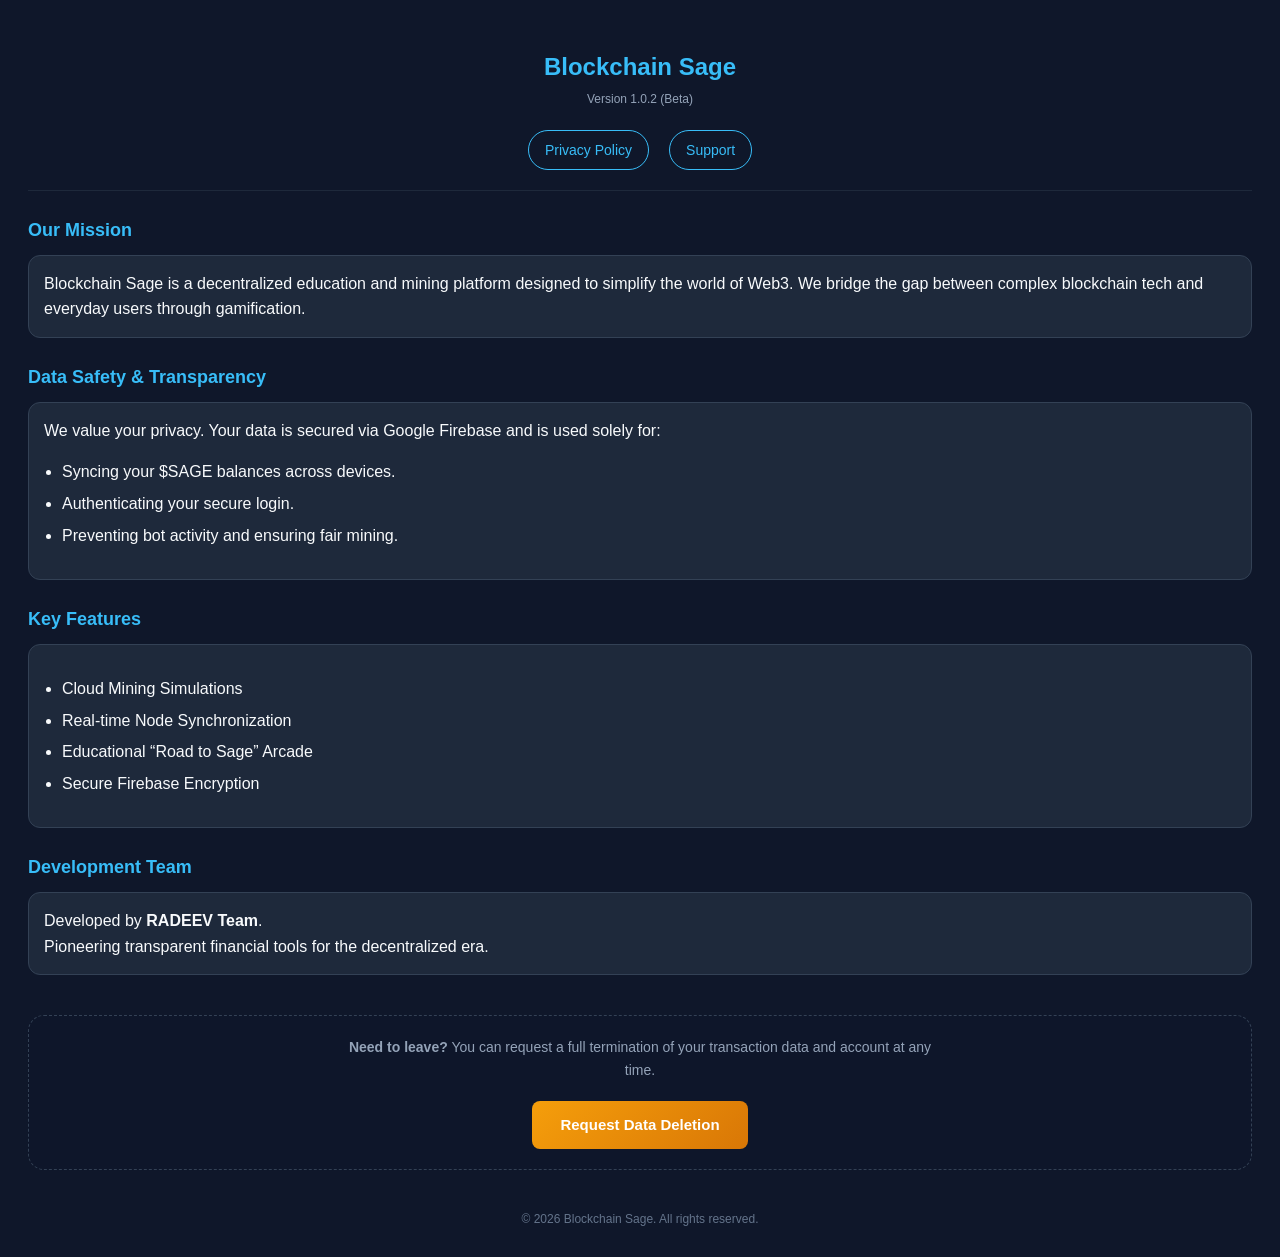
<file: about.html>
<!DOCTYPE html>
<html lang="en">
<head>
    <meta charset="UTF-8">
    <meta name="viewport" content="width=device-width, initial-scale=1.0">
    <title>Blockchain Sage | About</title>

    <style>
        body {
            font-family: 'Segoe UI', sans-serif;
            background-color: #0f172a;
            color: #f8fafc;
            padding: 20px;
            line-height: 1.6;
        }
        .header {
            text-align: center;
            padding: 20px 0;
            border-bottom: 1px solid #1e293b;
        }
        .logo {
            font-size: 24px;
            font-weight: bold;
            color: #38bdf8;
        }
        .version {
            font-size: 12px;
            color: #94a3b8;
            margin-top: 4px;
        }
        .section {
            margin-top: 25px;
        }
        h2 {
            color: #38bdf8;
            font-size: 18px;
            margin-bottom: 10px;
            display: flex;
            align-items: center;
        }
        .card {
            background: #1e293b;
            padding: 15px;
            border-radius: 12px;
            margin-bottom: 10px;
            border: 1px solid #334155;
        }
        ul {
            padding-left: 18px;
        }
        li {
            margin-bottom: 6px;
        }
        a {
            color: #38bdf8;
            text-decoration: none;
            font-weight: 500;
        }
        a:hover {
            text-decoration: underline;
        }
        /* New Privacy/Legal Styles */
        .legal-links {
            display: flex;
            justify-content: center;
            gap: 20px;
            margin-top: 20px;
        }
        .legal-btn {
            font-size: 14px;
            color: #38bdf8;
            border: 1px solid #38bdf8;
            padding: 8px 16px;
            border-radius: 20px;
            transition: 0.3s;
        }
        .legal-btn:hover {
            background: rgba(56, 189, 248, 0.1);
        }
        /* Enhanced Delete Section */
        .delete-section {
            text-align: center;
            margin: 40px 0;
            padding: 20px;
            background: rgba(15, 23, 42, 0.5);
            border-radius: 16px;
            border: 1px dashed #334155;
        }
        .delete-message {
            max-width: 600px;
            margin: 0 auto 20px auto;
            font-size: 14px;
            color: #94a3b8;
        }
        .delete-btn {
            display: inline-block;
            background: linear-gradient(135deg, #f59e0b, #d97706);
            color: #ffffff;
            padding: 12px 28px;
            font-size: 15px;
            font-weight: bold;
            text-decoration: none;
            border-radius: 8px;
            transition: all 0.3s ease;
        }
        .delete-btn:hover {
            transform: translateY(-1px);
            box-shadow: 0 5px 15px rgba(217, 119, 6, 0.3);
        }
        .footer {
            text-align: center;
            margin-top: 40px;
            font-size: 12px;
            color: #64748b;
        }
    </style>
</head>

<body>

    <div class="header">
        <div class="logo">Blockchain Sage</div>
        <div class="version">Version 1.0.2 (Beta)</div>
        
        <div class="legal-links">
            <a href="https://www.blockchain-sage.com/privacy" class="legal-btn">Privacy Policy</a>
            <a href="mailto:support@blockchain-sage.com" class="legal-btn">Support</a>
        </div>
    </div>

    <div class="section">
        <h2>Our Mission</h2>
        <div class="card">
            Blockchain Sage is a decentralized education and mining platform designed to simplify the world of Web3. 
            We bridge the gap between complex blockchain tech and everyday users through gamification.
        </div>
    </div>

    <div class="section">
        <h2>Data Safety & Transparency</h2>
        <div class="card">
            We value your privacy. Your data is secured via Google Firebase and is used solely for:
            <ul>
                <li>Syncing your $SAGE balances across devices.</li>
                <li>Authenticating your secure login.</li>
                <li>Preventing bot activity and ensuring fair mining.</li>
            </ul>
        </div>
    </div>

    <div class="section">
        <h2>Key Features</h2>
        <div class="card">
            <ul>
                <li>Cloud Mining Simulations</li>
                <li>Real-time Node Synchronization</li>
                <li>Educational “Road to Sage” Arcade</li>
                <li>Secure Firebase Encryption</li>
            </ul>
        </div>
    </div>

    <div class="section">
        <h2>Development Team</h2>
        <div class="card">
            Developed by <strong>RADEEV Team</strong>.<br>
            Pioneering transparent financial tools for the decentralized era.
        </div>
    </div>

    <div class="delete-section">
        <p class="delete-message">
            <strong>Need to leave?</strong> You can request a full termination of your transaction data and account at any time.
        </p>
        <a href="mailto:support@blockchain-sage.com?subject=Account%20Deletion%20Request&body=Please%20delete%20my%20Blockchain%20Sage%20account%20associated%20with%20this%20email."
           class="delete-btn">
            Request Data Deletion
        </a>
    </div>

    <div class="footer">
        &copy; 2026 Blockchain Sage. All rights reserved.
    </div>

</body>
</html>
</file>
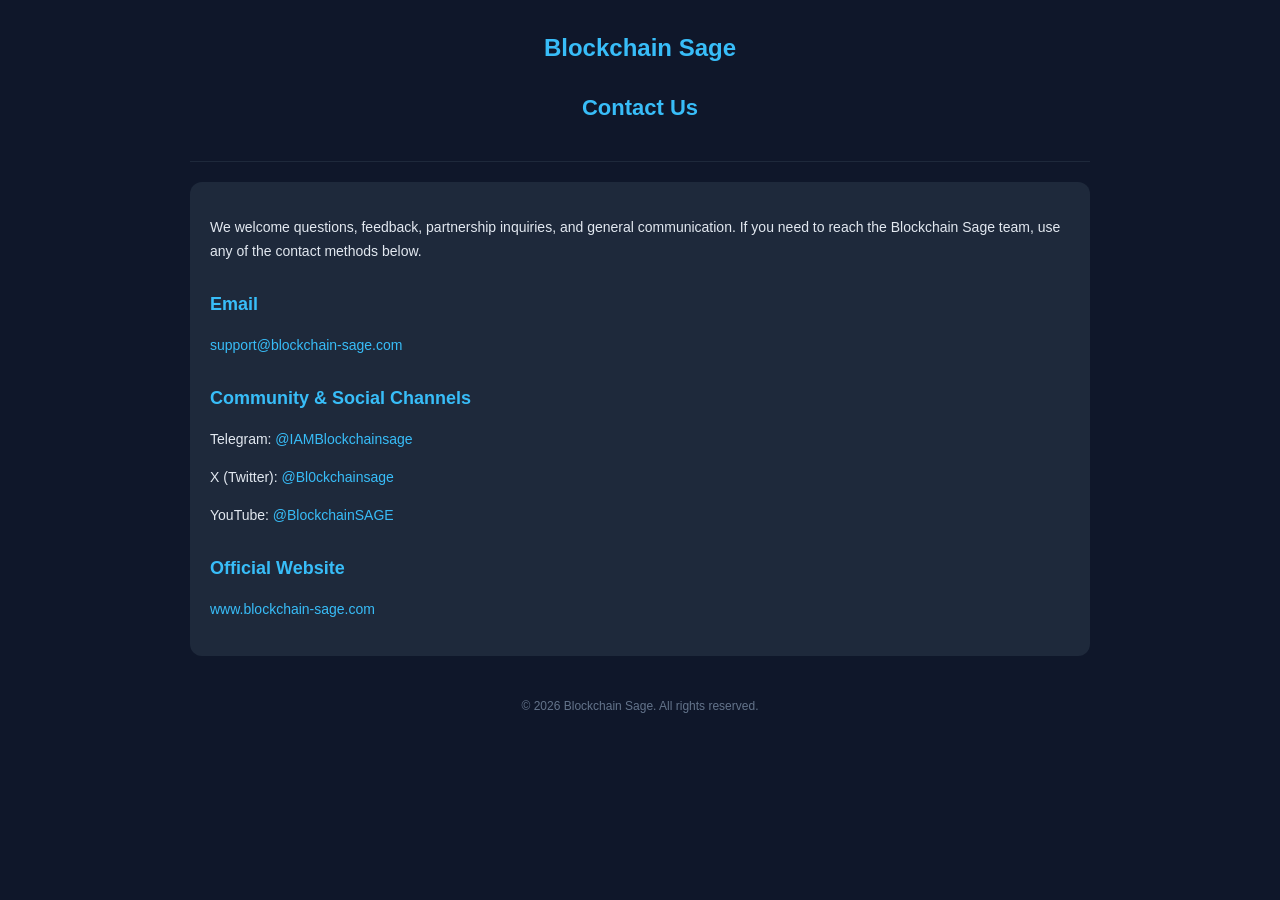
<file: contact.html>
<!DOCTYPE html>
<html lang="en">
<head>
    <meta charset="UTF-8">
    <meta name="viewport" content="width=device-width, initial-scale=1.0">
    <title>Contact Us | Blockchain Sage</title>

    <style>
        body {
            font-family: Arial, sans-serif;
            background: #0f172a;
            color: #f8fafc;
            padding: 20px;
            line-height: 1.7;
        }
        .container {
            max-width: 900px;
            margin: auto;
        }
        .header {
            text-align: center;
            padding-bottom: 20px;
            border-bottom: 1px solid #1e293b;
        }
        .logo {
            font-size: 24px;
            font-weight: bold;
            color: #38bdf8;
        }
        h1 {
            margin-top: 20px;
            font-size: 22px;
            color: #38bdf8;
        }
        h2 {
            margin-top: 25px;
            font-size: 18px;
            color: #38bdf8;
        }
        p {
            font-size: 14px;
            color: #e2e8f0;
        }
        a {
            color: #38bdf8;
            text-decoration: none;
        }
        a:hover {
            text-decoration: underline;
        }
        .card {
            background: #1e293b;
            padding: 20px;
            border-radius: 12px;
            margin-top: 20px;
        }
        .footer {
            margin-top: 40px;
            text-align: center;
            font-size: 12px;
            color: #64748b;
        }
    </style>
</head>

<body>
<div class="container">

    <div class="header">
        <div class="logo">Blockchain Sage</div>
        <h1>Contact Us</h1>
    </div>

    <div class="card">
        <p>
            We welcome questions, feedback, partnership inquiries, and general communication.
            If you need to reach the Blockchain Sage team, use any of the contact methods below.
        </p>

        <h2>Email</h2>
        <p>
            <a href="mailto:support@blockchain-sage.com">
                support@blockchain-sage.com
            </a>
        </p>

        <h2>Community & Social Channels</h2>
        <p>
            Telegram: 
            <a href="https://t.me/IAMBlockchainsage" target="_blank" rel="noopener noreferrer">
                @IAMBlockchainsage
            </a>
        </p>
        <p>
            X (Twitter): 
            <a href="https://x.com/Bl0ckchainsage" target="_blank" rel="noopener noreferrer">
                @Bl0ckchainsage
            </a>
        </p>
        <p>
            YouTube: 
            <a href="https://youtube.com/@BlockchainSAGE" target="_blank" rel="noopener noreferrer">
                @BlockchainSAGE
            </a>
        </p>

        <h2>Official Website</h2>
        <p>
            <a href="https://www.blockchain-sage.com" target="_blank" rel="noopener noreferrer">
                www.blockchain-sage.com
            </a>
        </p>
    </div>

    <div class="footer">
        &copy; 2026 Blockchain Sage. All rights reserved.
    </div>

</div>
</body>
</html>
</file>
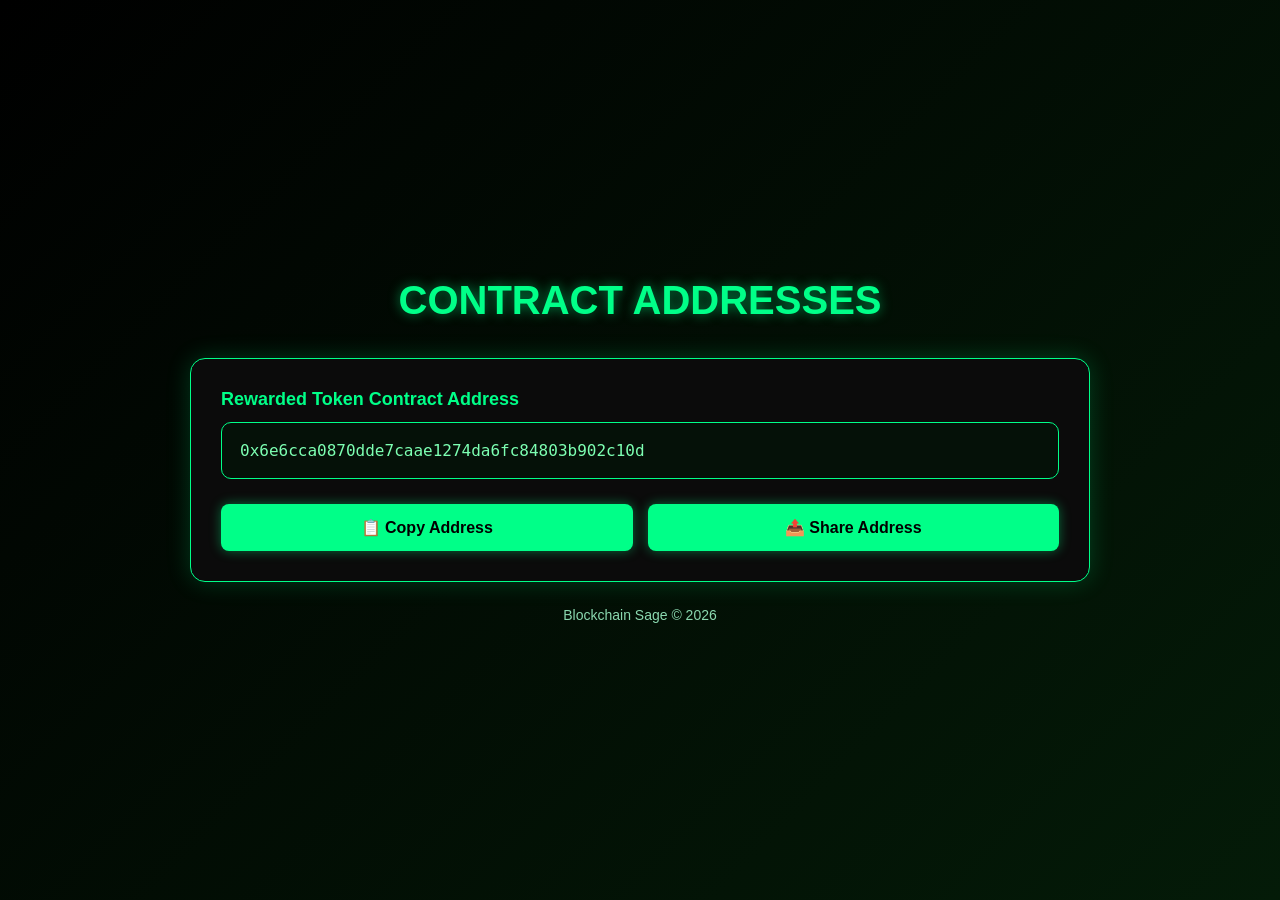
<file: contract-addresses.html>
<!DOCTYPE html>
<html lang="en">
<head>
    <meta charset="UTF-8">
    <meta name="viewport" content="width=device-width, initial-scale=1.0">
    <title>Contract Addresses | Blockchain Sage</title>

    <style>
        *{
            margin:0;
            padding:0;
            box-sizing:border-box;
            font-family:Arial, Helvetica, sans-serif;
        }

        body{
            background:linear-gradient(135deg,#000000,#041b08);
            color:#ffffff;
            min-height:100vh;
            display:flex;
            justify-content:center;
            align-items:center;
            padding:20px;
        }

        .container{
            width:100%;
            max-width:900px;
        }

        h1{
            text-align:center;
            color:#00ff88;
            margin-bottom:35px;
            font-size:2.5rem;
            text-shadow:0 0 12px rgba(0,255,136,.5);
        }

        .card{
            background:#0b0b0b;
            border:1px solid #00ff88;
            border-radius:15px;
            padding:30px;
            box-shadow:0 0 25px rgba(0,255,136,.2);
        }

        .label{
            color:#00ff88;
            font-size:18px;
            font-weight:bold;
            margin-bottom:12px;
        }

        .address{
            background:#051108;
            border:1px solid #00ff88;
            color:#7dffb2;
            padding:18px;
            border-radius:10px;
            font-family:Consolas, monospace;
            font-size:16px;
            word-break:break-all;
            margin-bottom:25px;
        }

        .button-group{
            display:flex;
            gap:15px;
            flex-wrap:wrap;
        }

        button{
            flex:1;
            min-width:180px;
            background:#00ff88;
            color:#000;
            border:none;
            padding:14px 24px;
            border-radius:8px;
            font-size:16px;
            font-weight:bold;
            cursor:pointer;
            transition:.3s;
            box-shadow:0 0 12px rgba(0,255,136,.4);
        }

        button:hover{
            background:#00cc6a;
            transform:translateY(-2px);
            box-shadow:0 0 18px rgba(0,255,136,.6);
        }

        .message{
            display:none;
            margin-top:20px;
            padding:12px;
            background:#052b13;
            border:1px solid #00ff88;
            border-radius:8px;
            color:#00ff88;
            font-weight:bold;
            text-align:center;
        }

        footer{
            margin-top:25px;
            text-align:center;
            color:#8bd9b0;
            font-size:14px;
        }

        @media(max-width:600px){
            h1{
                font-size:2rem;
            }

            button{
                width:100%;
            }
        }
    </style>
</head>
<body>

<div class="container">

    <h1>CONTRACT ADDRESSES</h1>

    <div class="card">

        <div class="label">
            Rewarded Token Contract Address
        </div>

        <div class="address" id="contractAddress">
            0x6e6cca0870dde7caae1274da6fc84803b902c10d
        </div>

        <div class="button-group">
            <button onclick="copyAddress()">📋 Copy Address</button>
            <button onclick="shareAddress()">📤 Share Address</button>
        </div>

        <div class="message" id="message"></div>

    </div>

    <footer>
        Blockchain Sage © 2026
    </footer>

</div>

<script>

const address = "0x6e6cca0870dde7caae1274da6fc84803b902c10d";

function showMessage(text){
    const msg = document.getElementById("message");
    msg.innerHTML = text;
    msg.style.display = "block";

    setTimeout(()=>{
        msg.style.display = "none";
    },3000);
}

function copyAddress(){
    navigator.clipboard.writeText(address)
    .then(()=>{
        showMessage("✅ Contract address copied successfully.");
    })
    .catch(()=>{
        showMessage("❌ Unable to copy the address.");
    });
}

async function shareAddress(){

    const shareData = {
        title: "Rewarded Token Contract Address",
        text: "Rewarded Token Contract Address:\n\n" + address
    };

    if(navigator.share){
        try{
            await navigator.share(shareData);
        }catch(e){}
    }else{
        navigator.clipboard.writeText(address);
        showMessage("✅ Sharing is not supported on this device. Address copied instead.");
    }
}

</script>

</body>
</html>
</file>
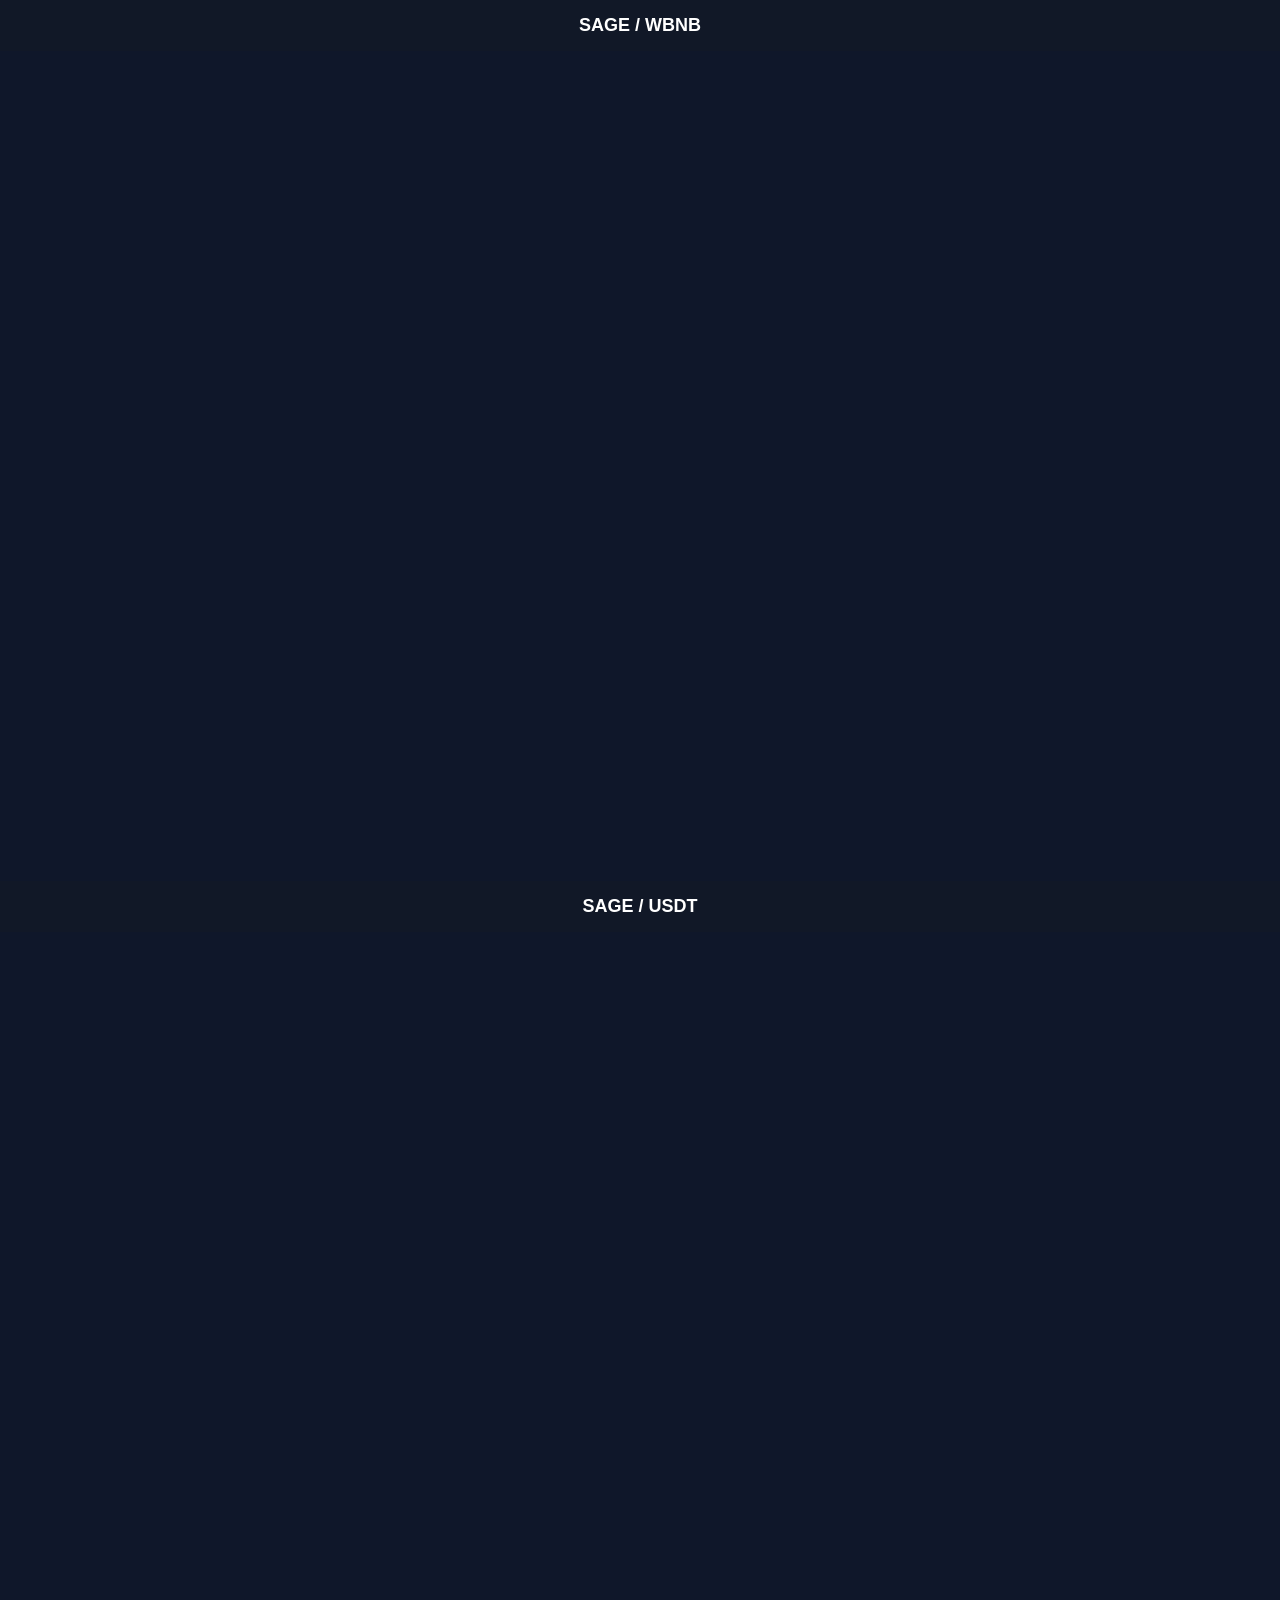
<file: market.html>
<!DOCTYPE html>
<html lang="en">
<head>
<meta charset="UTF-8">
<meta name="viewport" content="width=device-width, initial-scale=1.0">
<title>SAGE Token Charts</title>

<style>
    body {
        margin: 0;
        background: #0f172a;
        font-family: Arial, sans-serif;
        color: white;
    }

    h2 {
        text-align: center;
        padding: 15px 0;
        margin: 0;
        font-size: 18px;
        background: #111827;
    }

    .chart-container {
        width: 100%;
        height: 90vh;
        margin-bottom: 20px;
    }

    iframe {
        width: 100%;
        height: 100%;
        border: none;
    }
</style>
</head>

<body>

<h2>SAGE / WBNB</h2>
<div class="chart-container">
    <iframe 
        src="https://dexscreener.com/bsc/0xbbd24ed7e58cd9dfeaca89f67fd084f4e9bcc8fa?embed=1&theme=dark">
    </iframe>
</div>

<h2>SAGE / USDT</h2>
<div class="chart-container">
    <iframe 
        src="https://dexscreener.com/bsc/0x2010caaa1d8aef2e3da76d2056b247cef63d58d5?embed=1&theme=dark">
    </iframe>
</div>

</body>
</html>
</file>
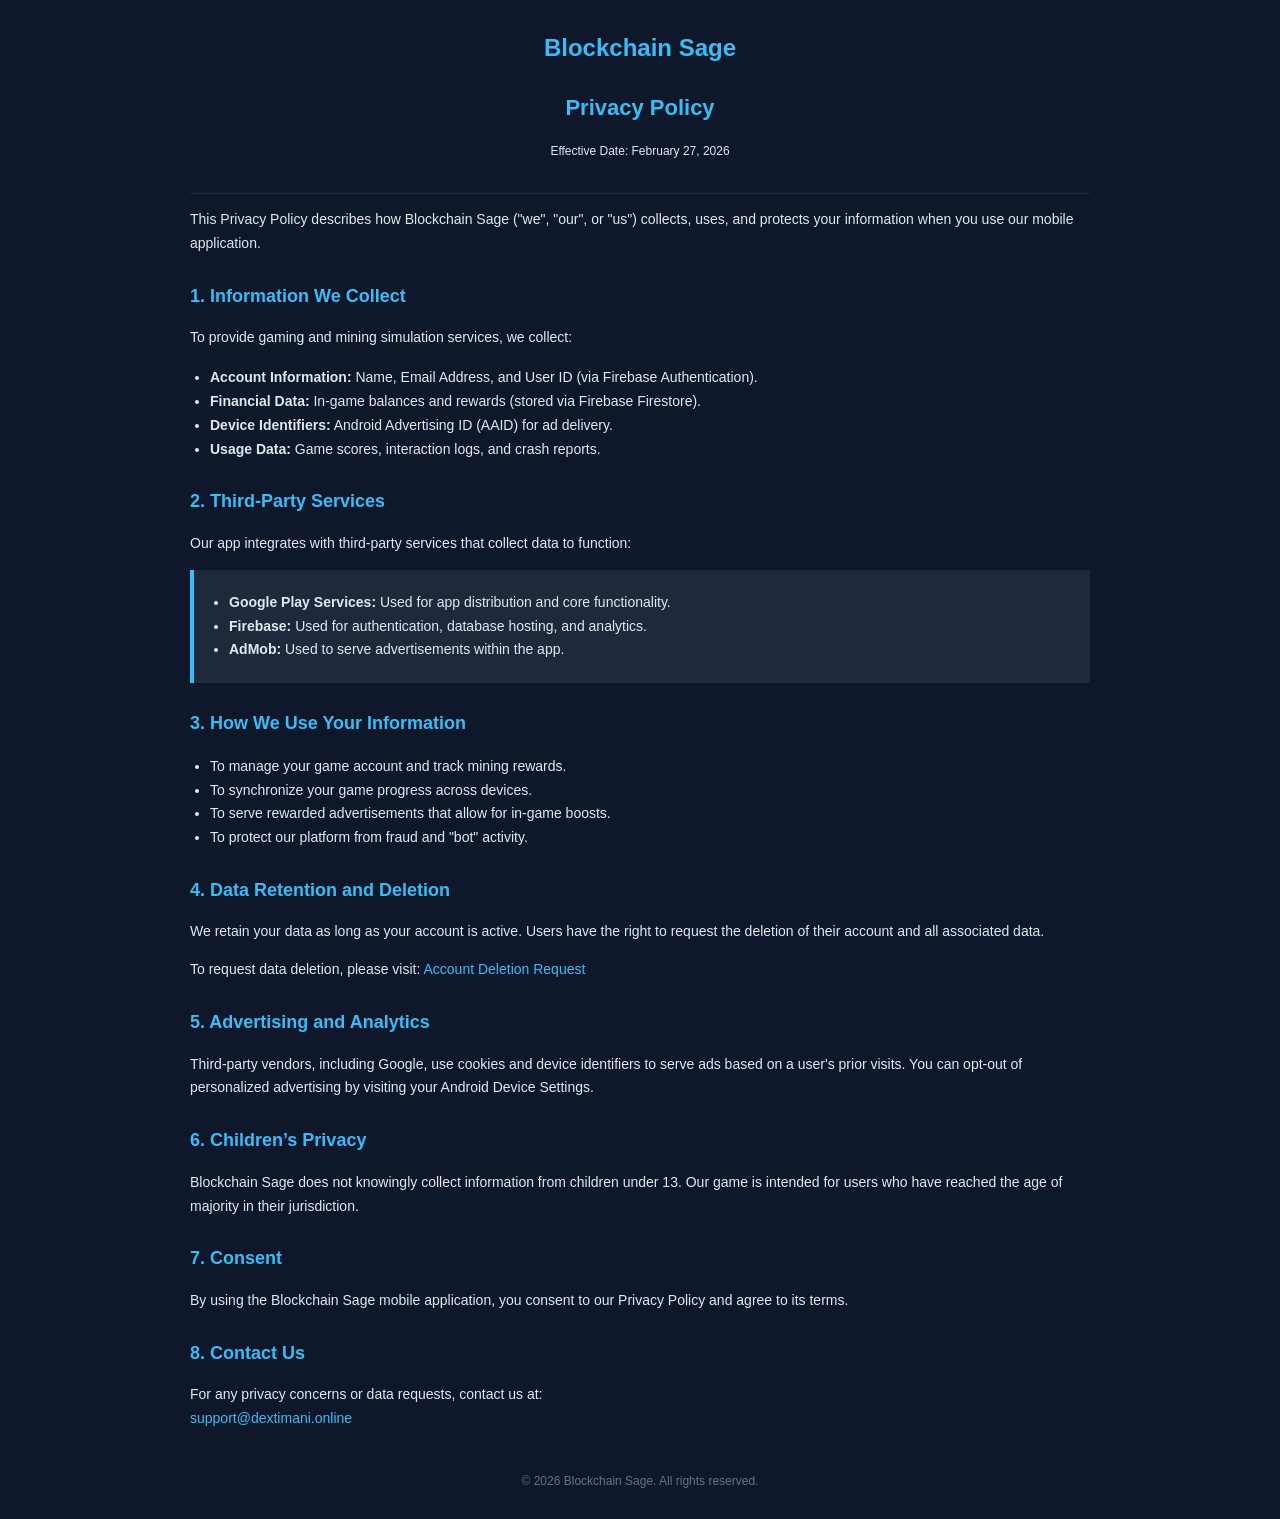
<file: privacy.html>
<!DOCTYPE html>
<html lang="en">
<head>
    <meta charset="UTF-8">
    <meta name="viewport" content="width=device-width, initial-scale=1.0">
    <title>Privacy Policy | Blockchain Sage</title>
    <style>
        body { font-family: 'Segoe UI', sans-serif; background-color: #0f172a; color: #f8fafc; padding: 20px; line-height: 1.7; }
        .container { max-width: 900px; margin: auto; }
        .header { text-align: center; padding-bottom: 20px; border-bottom: 1px solid #1e293b; }
        .logo { font-size: 24px; font-weight: bold; color: #38bdf8; }
        h1 { margin-top: 20px; font-size: 22px; color: #38bdf8; }
        h2 { margin-top: 25px; font-size: 18px; color: #38bdf8; }
        p, li { color: #e2e8f0; font-size: 14px; }
        ul { padding-left: 20px; }
        a { color: #38bdf8; text-decoration: none; }
        a:hover { text-decoration: underline; }
        .footer { margin-top: 40px; text-align: center; font-size: 12px; color: #64748b; }
        .highlight { border-left: 4px solid #38bdf8; padding-left: 15px; background: #1e293b; padding-top: 5px; padding-bottom: 5px; margin-top: 10px; }
    </style>
</head>
<body>
<div class="container">

    <div class="header">
        <div class="logo">Blockchain Sage</div>
        <h1>Privacy Policy</h1>
        <p style="font-size: 12px;">Effective Date: February 27, 2026</p>
    </div>

    <p>
        This Privacy Policy describes how Blockchain Sage ("we", "our", or "us") collects, uses,
        and protects your information when you use our mobile application.
    </p>

    <h2>1. Information We Collect</h2>
    <p>To provide gaming and mining simulation services, we collect:</p>
    <ul>
        <li><strong>Account Information:</strong> Name, Email Address, and User ID (via Firebase Authentication).</li>
        <li><strong>Financial Data:</strong> In-game balances and rewards (stored via Firebase Firestore).</li>
        <li><strong>Device Identifiers:</strong> Android Advertising ID (AAID) for ad delivery.</li>
        <li><strong>Usage Data:</strong> Game scores, interaction logs, and crash reports.</li>
    </ul>

    <h2>2. Third-Party Services</h2>
    <p>Our app integrates with third-party services that collect data to function:</p>
    <div class="highlight">
        <ul>
            <li><strong>Google Play Services:</strong> Used for app distribution and core functionality.</li>
            <li><strong>Firebase:</strong> Used for authentication, database hosting, and analytics.</li>
            <li><strong>AdMob:</strong> Used to serve advertisements within the app.</li>
        </ul>
    </div>

    <h2>3. How We Use Your Information</h2>
    <ul>
        <li>To manage your game account and track mining rewards.</li>
        <li>To synchronize your game progress across devices.</li>
        <li>To serve rewarded advertisements that allow for in-game boosts.</li>
        <li>To protect our platform from fraud and "bot" activity.</li>
    </ul>

    <h2>4. Data Retention and Deletion</h2>
    <p>
        We retain your data as long as your account is active. Users have the right to request 
        the deletion of their account and all associated data.
    </p>
    <p>
        To request data deletion, please visit: 
        <a href="https://www.dextimani.online/delete-account" target="_blank">Account Deletion Request</a>
    </p>

    <h2>5. Advertising and Analytics</h2>
    <p>
        Third-party vendors, including Google, use cookies and device identifiers to serve ads based on a user's prior visits. 
        You can opt-out of personalized advertising by visiting your Android Device Settings.
    </p>

    <h2>6. Children’s Privacy</h2>
    <p>
        Blockchain Sage does not knowingly collect information from children under 13. 
        Our game is intended for users who have reached the age of majority in their jurisdiction.
    </p>

    <h2>7. Consent</h2>
    <p>
        By using the Blockchain Sage mobile application, you consent to our Privacy Policy 
        and agree to its terms.
    </p>

    <h2>8. Contact Us</h2>
    <p>
        For any privacy concerns or data requests, contact us at:
        <br>
        <a href="mailto:support@dextimani.online">support@dextimani.online</a>
    </p>

    <div class="footer">
        &copy; 2026 Blockchain Sage. All rights reserved.
    </div>

</div>
</body>
</html>
</file>
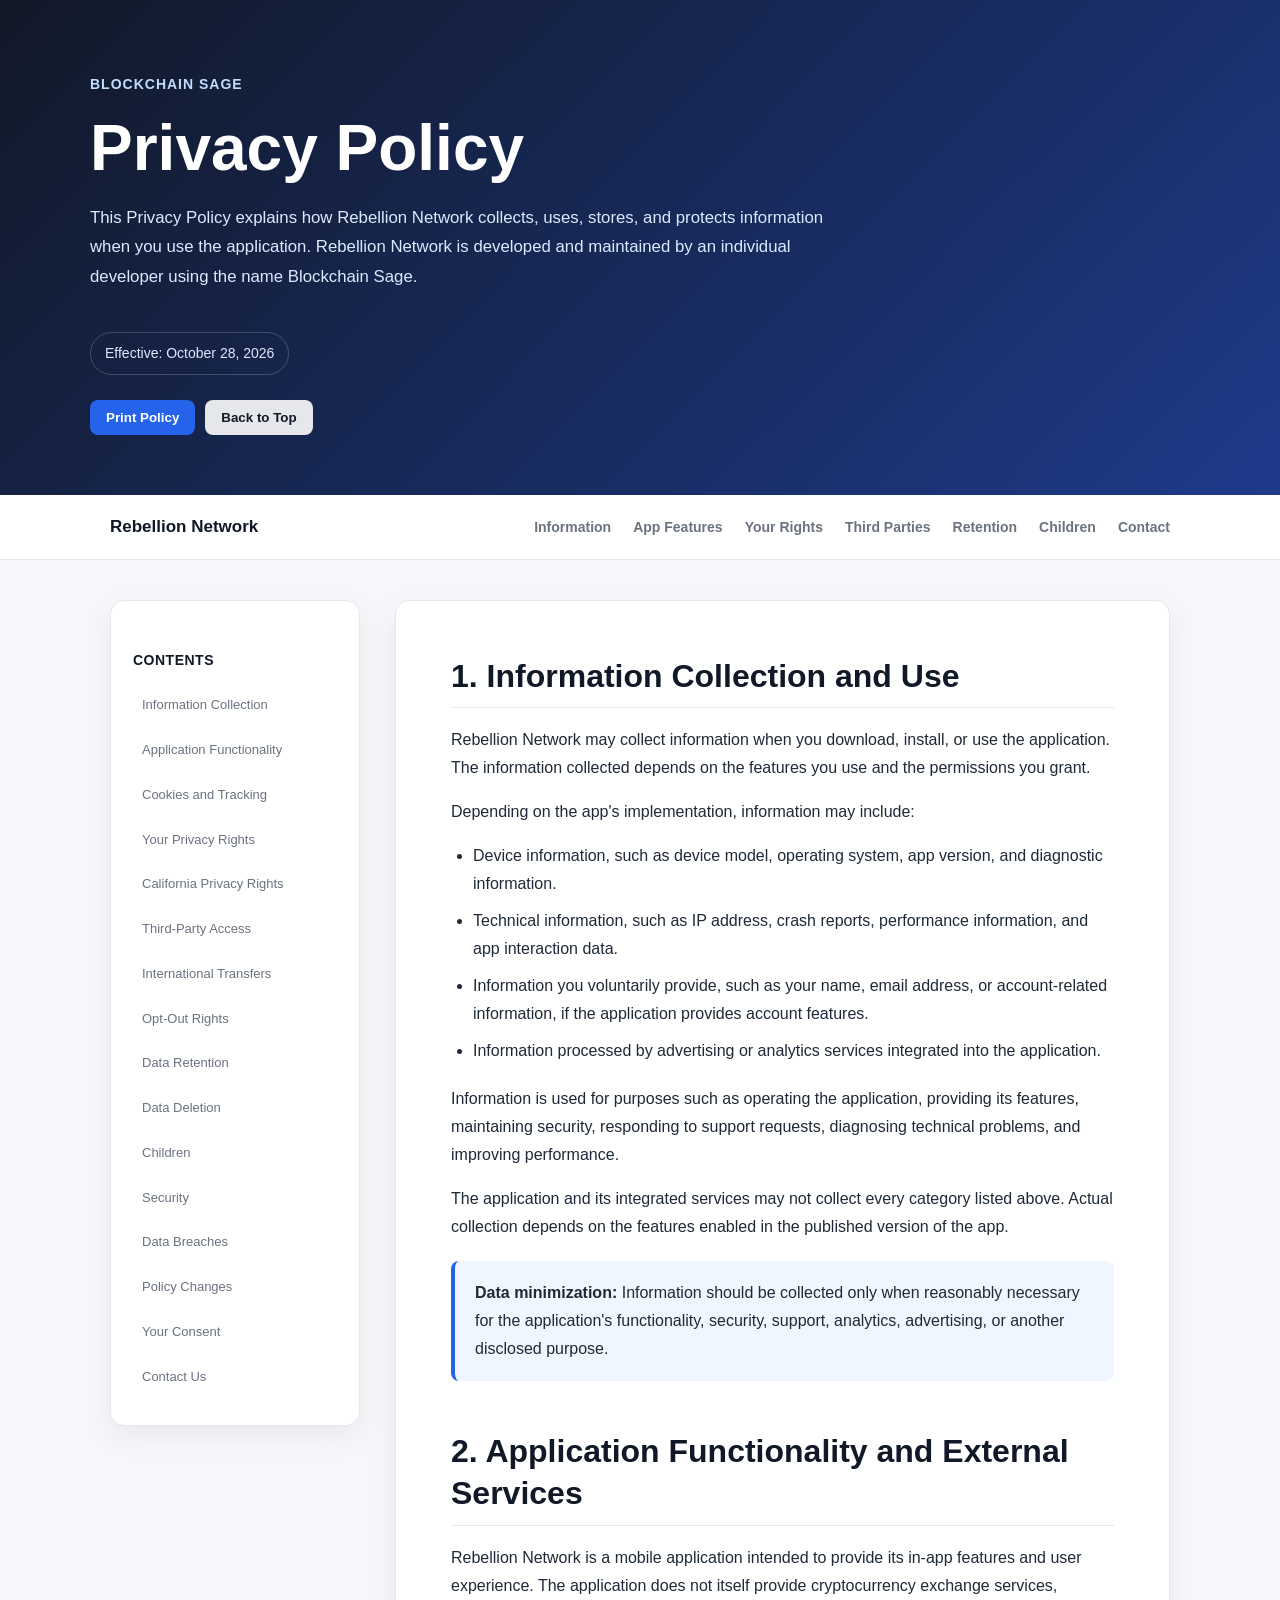
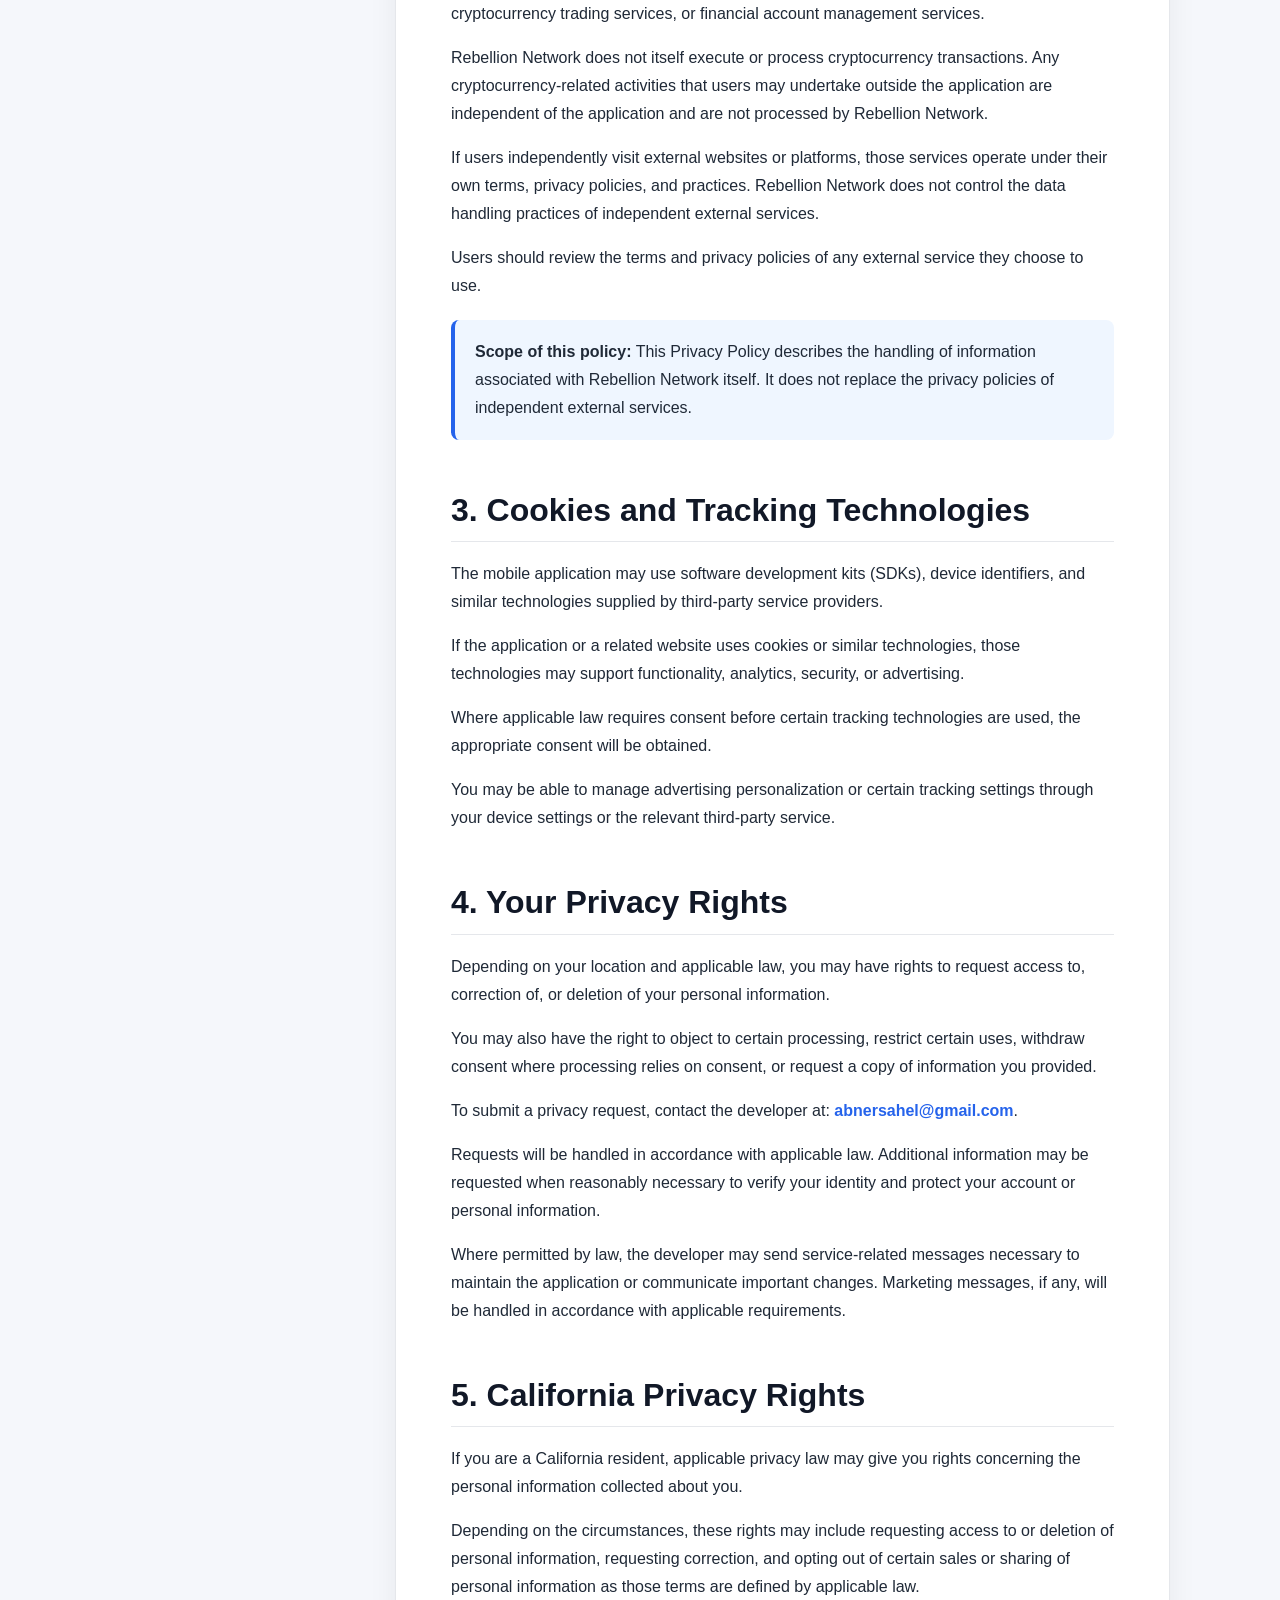
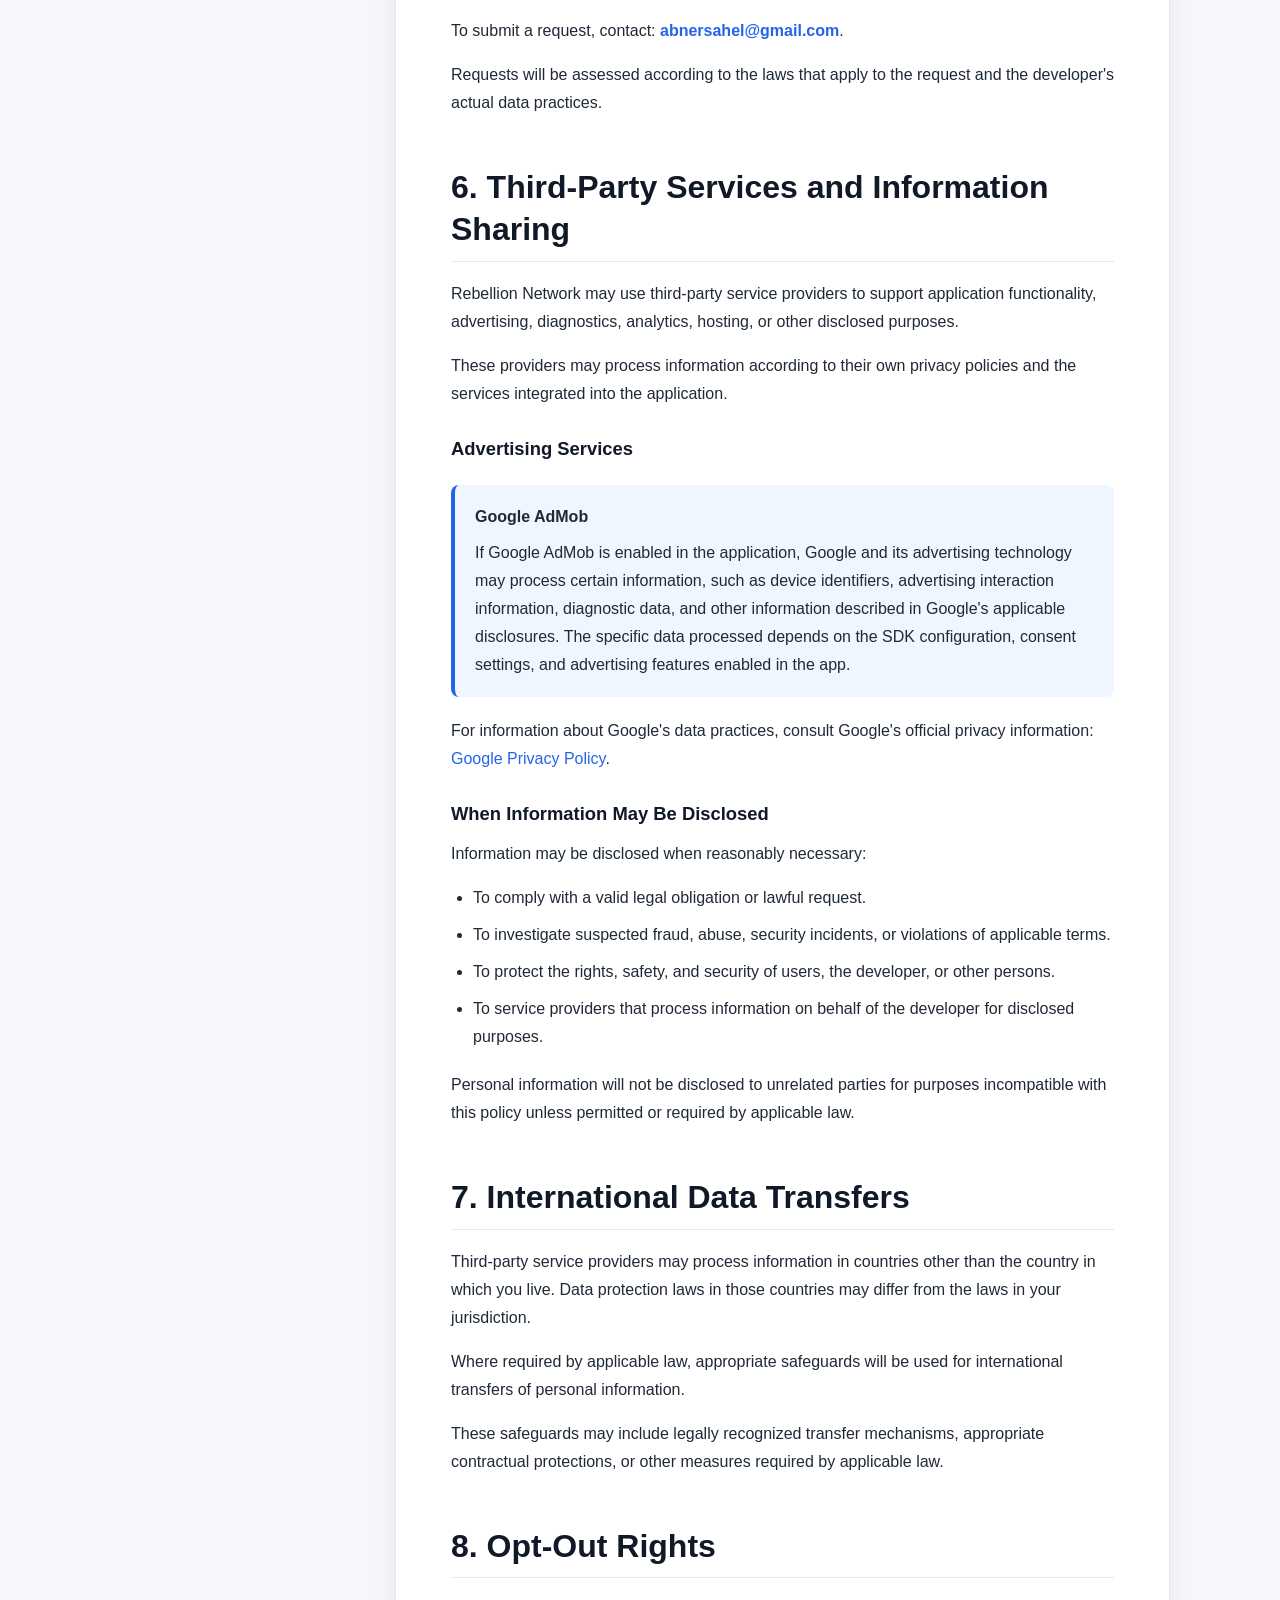
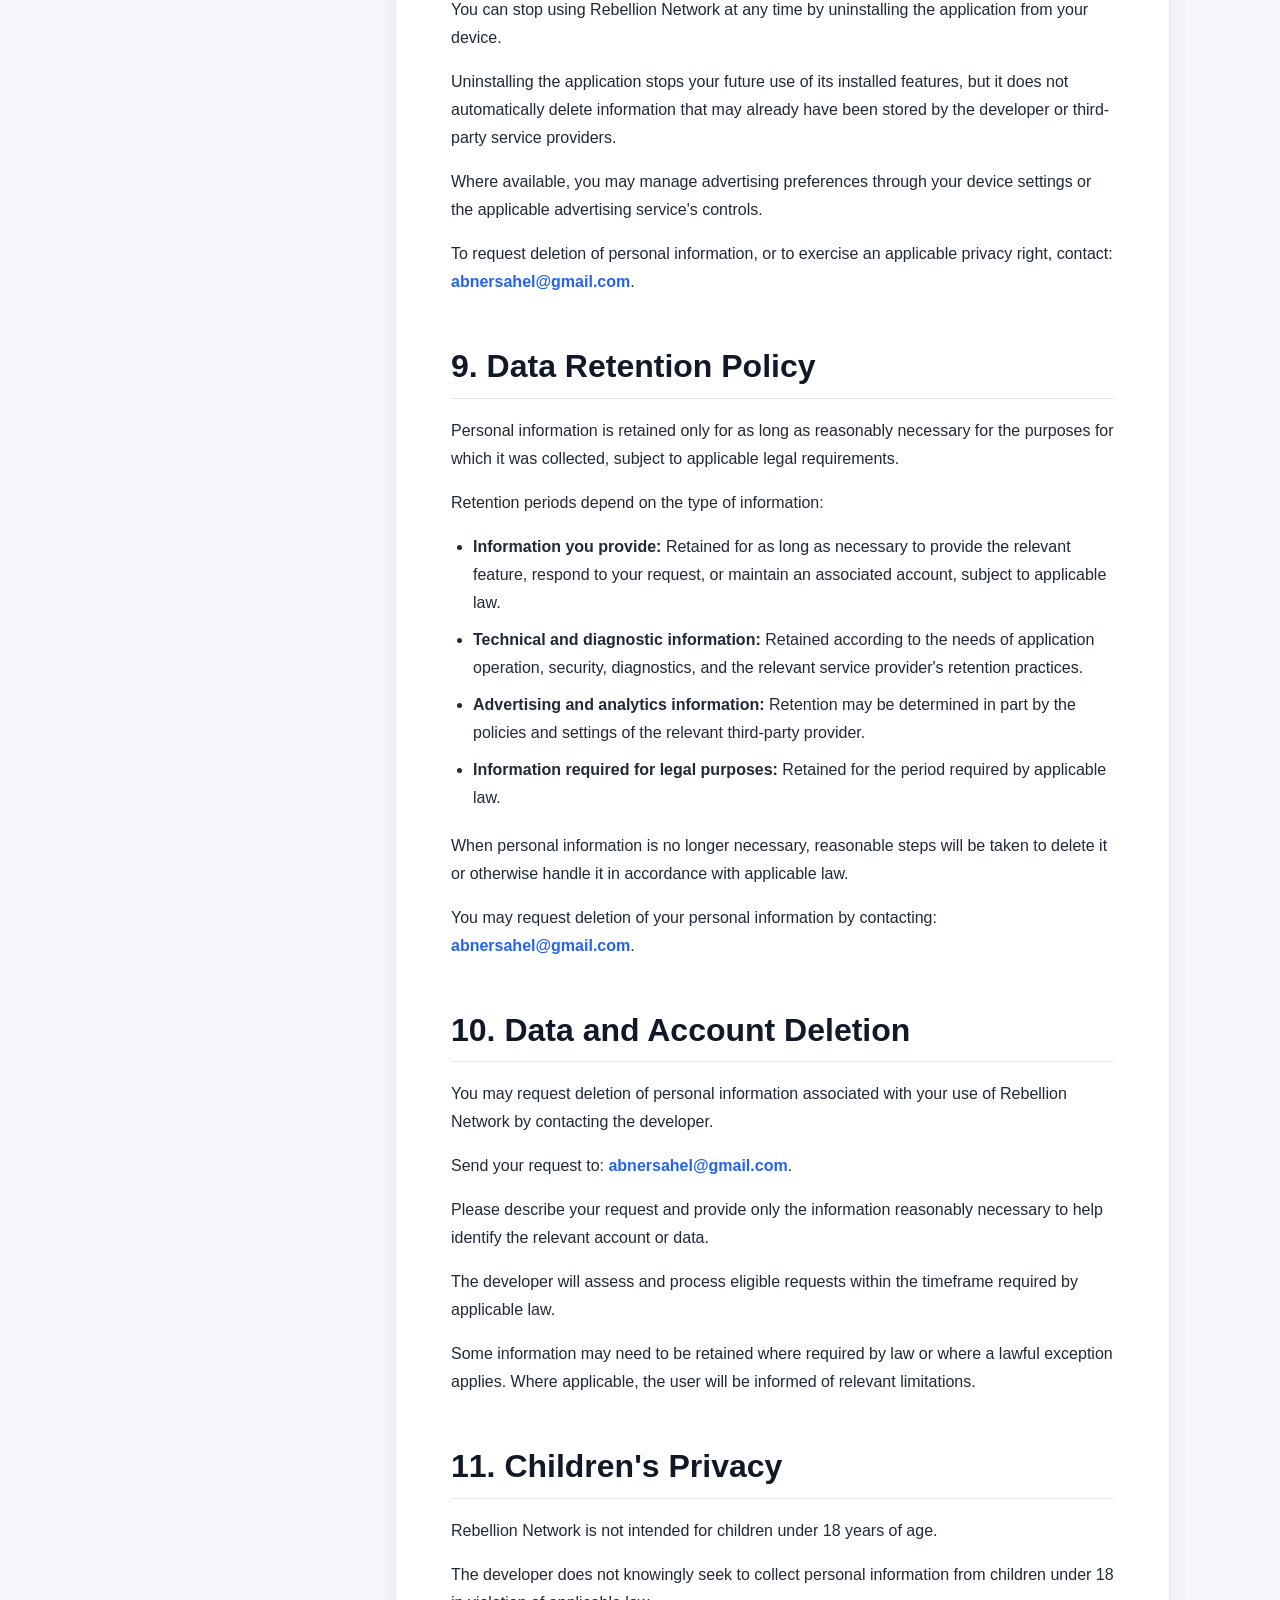
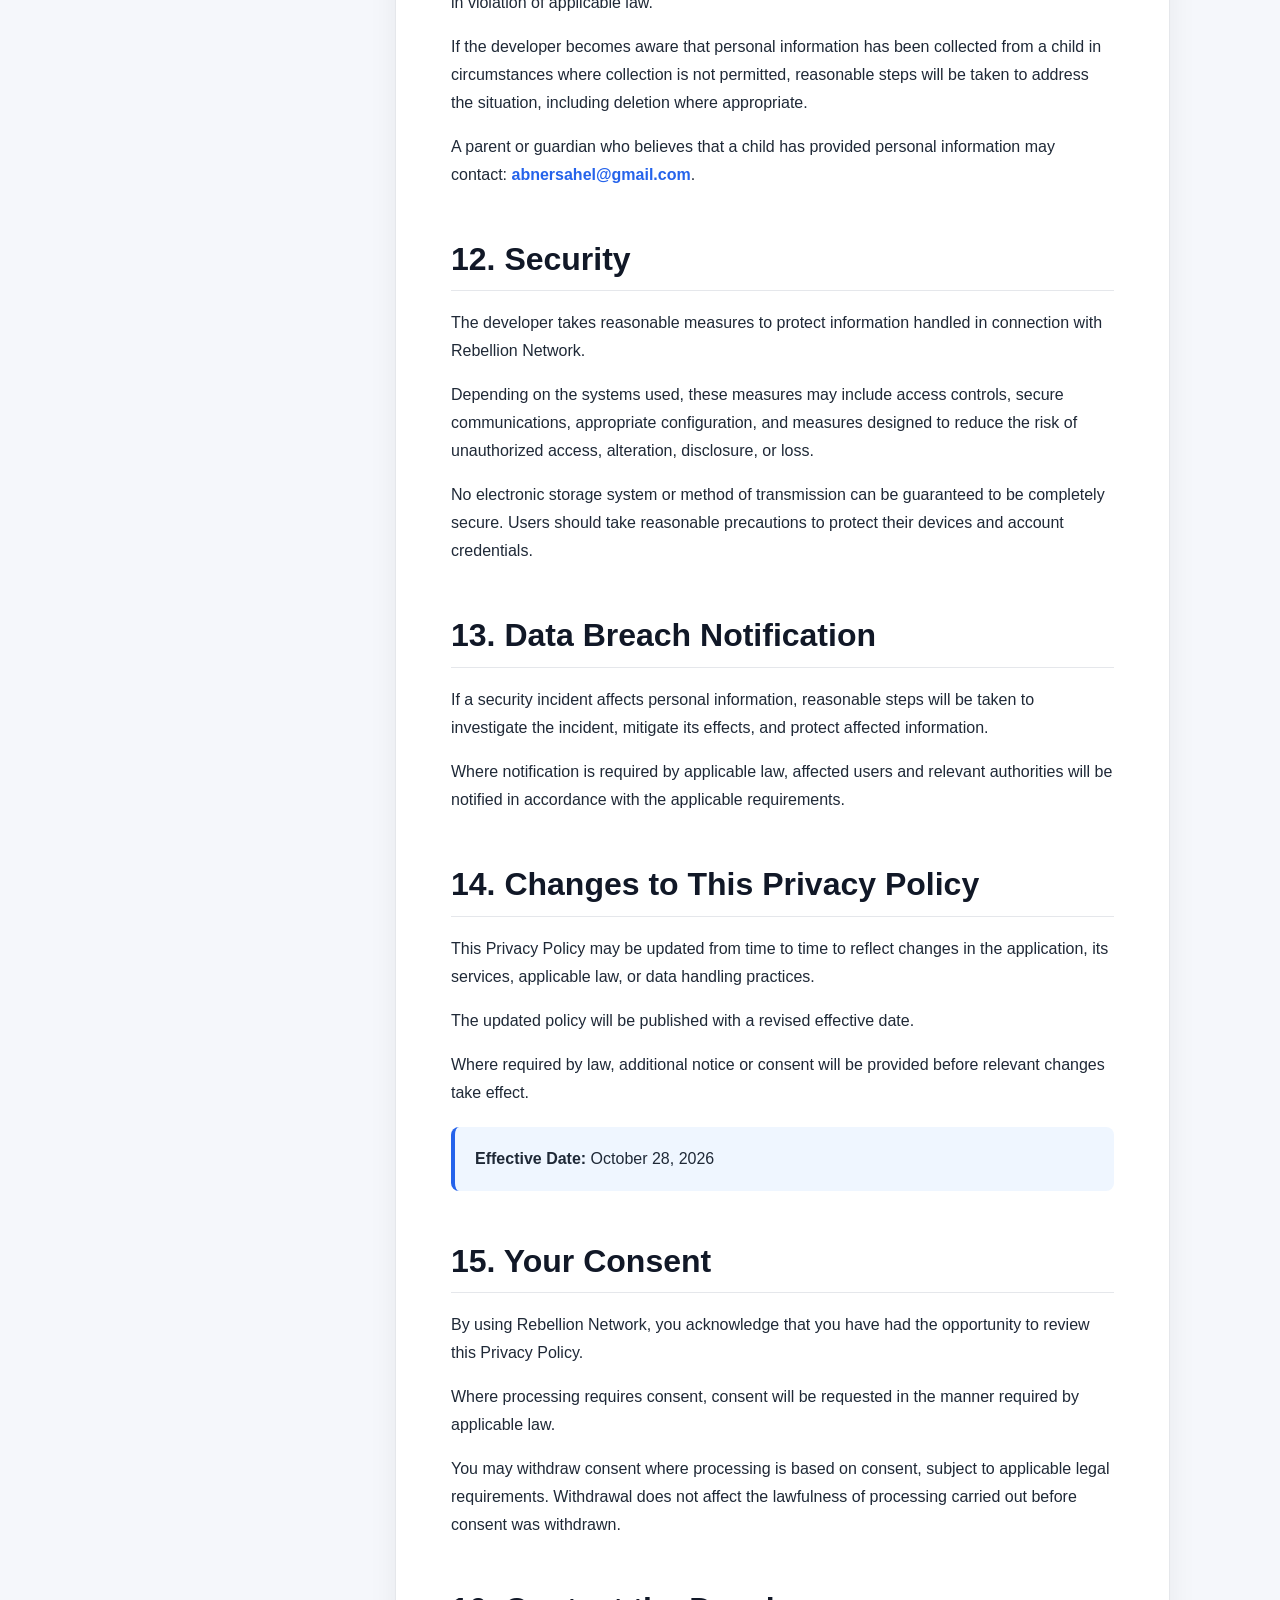
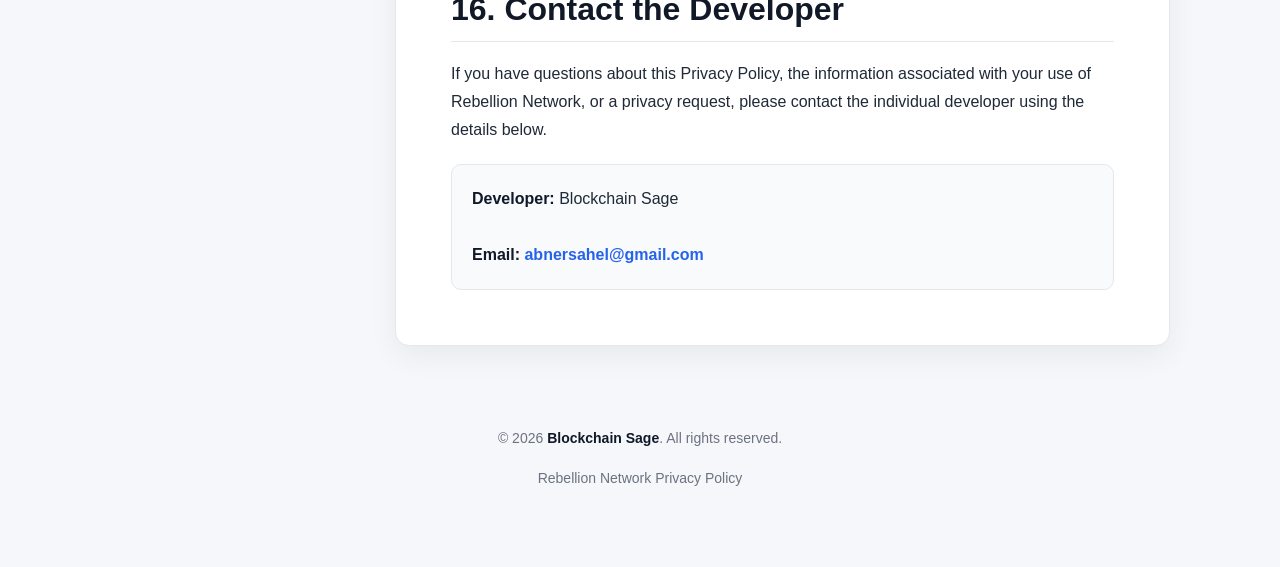
<file: r_privacy_policy.html>
<!DOCTYPE html>
<html lang="en">
<head>
  <meta charset="UTF-8">
  <meta name="viewport" content="width=device-width, initial-scale=1.0">

  <title>Privacy Policy | Rebellion Network</title>

  <meta
    name="description"
    content="Privacy Policy for Rebellion Network, an application developed and maintained by an individual developer."
  >

  <meta name="robots" content="index, follow">

  <style>
    :root {
      --primary: #2563eb;
      --primary-dark: #1d4ed8;
      --text: #1f2937;
      --muted: #6b7280;
      --heading: #111827;
      --background: #f5f7fb;
      --card: #ffffff;
      --border: #e5e7eb;
      --accent: #eff6ff;
      --shadow: 0 10px 30px rgba(0, 0, 0, 0.06);
      --radius: 14px;
    }

    * {
      box-sizing: border-box;
      margin: 0;
      padding: 0;
    }

    html {
      scroll-behavior: smooth;
    }

    body {
      font-family:
        Inter,
        -apple-system,
        BlinkMacSystemFont,
        "Segoe UI",
        Roboto,
        Helvetica,
        Arial,
        sans-serif;
      line-height: 1.75;
      color: var(--text);
      background: var(--background);
    }

    a {
      color: var(--primary);
      text-decoration: none;
    }

    a:hover {
      text-decoration: underline;
    }

    header {
      background: linear-gradient(135deg, #111827, #1e3a8a);
      color: white;
      padding: 70px 20px 60px;
    }

    .header-container {
      max-width: 1100px;
      margin: auto;
    }

    .brand {
      display: inline-block;
      font-size: 14px;
      font-weight: 700;
      letter-spacing: 1px;
      text-transform: uppercase;
      color: #bfdbfe;
      margin-bottom: 15px;
    }

    header h1 {
      font-size: clamp(2.2rem, 5vw, 4rem);
      line-height: 1.15;
      margin-bottom: 18px;
    }

    header p {
      max-width: 750px;
      color: #dbeafe;
      font-size: 1.05rem;
    }

    .effective-date {
      display: inline-block;
      margin-top: 25px;
      padding: 8px 14px;
      border: 1px solid rgba(255,255,255,0.2);
      border-radius: 999px;
      font-size: 14px;
      color: #e0e7ff;
    }

    .nav-wrapper {
      position: sticky;
      top: 0;
      z-index: 1000;
      background: rgba(255, 255, 255, 0.96);
      backdrop-filter: blur(12px);
      border-bottom: 1px solid var(--border);
    }

    nav {
      max-width: 1100px;
      margin: auto;
      padding: 0 20px;
      display: flex;
      align-items: center;
      justify-content: space-between;
      min-height: 64px;
    }

    .nav-logo {
      font-weight: 800;
      color: var(--heading);
      font-size: 17px;
    }

    .nav-links {
      display: flex;
      gap: 22px;
      list-style: none;
    }

    .nav-links a {
      color: var(--muted);
      font-size: 14px;
      font-weight: 600;
    }

    .nav-links a:hover {
      color: var(--primary);
      text-decoration: none;
    }

    .menu-button {
      display: none;
      border: 0;
      background: transparent;
      font-size: 26px;
      cursor: pointer;
      color: var(--heading);
    }

    .container {
      max-width: 1100px;
      margin: 40px auto;
      padding: 0 20px;
      display: grid;
      grid-template-columns: 250px 1fr;
      gap: 35px;
    }

    .sidebar {
      position: sticky;
      top: 90px;
      height: fit-content;
      background: var(--card);
      border: 1px solid var(--border);
      border-radius: var(--radius);
      padding: 22px;
      box-shadow: var(--shadow);
    }

    .sidebar h3 {
      font-size: 14px;
      margin-bottom: 15px;
      color: var(--heading);
      text-transform: uppercase;
      letter-spacing: 0.5px;
    }

    .sidebar ul {
      list-style: none;
      margin: 0;
    }

    .sidebar li {
      margin-bottom: 8px;
    }

    .sidebar a {
      display: block;
      padding: 7px 9px;
      border-radius: 7px;
      color: var(--muted);
      font-size: 13px;
    }

    .sidebar a:hover {
      background: var(--accent);
      color: var(--primary);
      text-decoration: none;
    }

    .content {
      background: var(--card);
      border: 1px solid var(--border);
      border-radius: var(--radius);
      padding: clamp(25px, 5vw, 55px);
      box-shadow: var(--shadow);
      min-width: 0;
    }

    section {
      scroll-margin-top: 90px;
      margin-bottom: 50px;
    }

    section:last-child {
      margin-bottom: 0;
    }

    h2 {
      color: var(--heading);
      font-size: clamp(1.45rem, 3vw, 2rem);
      line-height: 1.3;
      margin-bottom: 18px;
      padding-bottom: 10px;
      border-bottom: 1px solid var(--border);
    }

    h3 {
      color: var(--heading);
      font-size: 1.15rem;
      margin: 25px 0 10px;
    }

    p {
      margin-bottom: 16px;
    }

    .content ul {
      margin: 10px 0 20px 22px;
    }

    .content li {
      margin-bottom: 9px;
    }

    .highlight {
      background: var(--accent);
      border-left: 4px solid var(--primary);
      padding: 18px 20px;
      border-radius: 8px;
      margin: 20px 0;
    }

    .contact-box {
      background: #f8fafc;
      border: 1px solid var(--border);
      border-radius: 10px;
      padding: 20px;
      margin-top: 20px;
    }

    .contact-box strong {
      color: var(--heading);
    }

    .email {
      font-weight: 700;
      word-break: break-word;
    }

    .actions {
      display: flex;
      gap: 10px;
      flex-wrap: wrap;
      margin-top: 25px;
    }

    button.action-button {
      border: 0;
      border-radius: 8px;
      padding: 10px 16px;
      background: var(--primary);
      color: white;
      font-weight: 600;
      cursor: pointer;
      transition: 0.2s ease;
    }

    button.action-button:hover {
      background: var(--primary-dark);
      transform: translateY(-1px);
    }

    button.secondary {
      background: #e5e7eb;
      color: #111827;
    }

    button.secondary:hover {
      background: #d1d5db;
    }

    footer {
      text-align: center;
      padding: 40px 20px 60px;
      color: var(--muted);
      font-size: 14px;
    }

    footer strong {
      color: var(--heading);
    }

    @media (max-width: 850px) {
      .container {
        grid-template-columns: 1fr;
      }

      .sidebar {
        position: static;
      }

      .nav-links {
        display: none;
        position: absolute;
        left: 0;
        right: 0;
        top: 64px;
        background: white;
        padding: 15px 20px;
        border-bottom: 1px solid var(--border);
        flex-direction: column;
        gap: 5px;
      }

      .nav-links.active {
        display: flex;
      }

      .nav-links a {
        display: block;
        padding: 10px;
      }

      .menu-button {
        display: block;
      }
    }

    @media print {
      body {
        background: white;
      }

      header {
        background: white;
        color: black;
        padding: 20px 0;
      }

      header p,
      .effective-date,
      .nav-wrapper,
      .sidebar,
      .actions {
        display: none !important;
      }

      header h1 {
        color: black;
      }

      .container {
        display: block;
        max-width: none;
        margin: 0;
      }

      .content {
        box-shadow: none;
        border: 0;
        padding: 0;
      }

      footer {
        padding: 20px 0;
      }
    }
  </style>
</head>

<body>

  <header>
    <div class="header-container">

      <span class="brand">Blockchain Sage</span>

      <h1>Privacy Policy</h1>

      <p>
        This Privacy Policy explains how Rebellion Network collects,
        uses, stores, and protects information when you use the
        application. Rebellion Network is developed and maintained
        by an individual developer using the name Blockchain Sage.
      </p>

      <span class="effective-date">
        Effective: October 28, 2026
      </span>

      <div class="actions">
        <button
          class="action-button"
          onclick="window.print()"
          type="button"
        >
          Print Policy
        </button>

        <button
          class="action-button secondary"
          onclick="scrollToTop()"
          type="button"
        >
          Back to Top
        </button>
      </div>

    </div>
  </header>

  <div class="nav-wrapper">
    <nav aria-label="Main navigation">

      <div class="nav-logo">Rebellion Network</div>

      <button
        class="menu-button"
        id="menuButton"
        aria-label="Toggle navigation"
        aria-expanded="false"
        aria-controls="navLinks"
        type="button"
      >
        ☰
      </button>

      <ul class="nav-links" id="navLinks">
        <li><a href="#collection">Information</a></li>
        <li><a href="#functionality">App Features</a></li>
        <li><a href="#rights">Your Rights</a></li>
        <li><a href="#third-party">Third Parties</a></li>
        <li><a href="#retention">Retention</a></li>
        <li><a href="#children">Children</a></li>
        <li><a href="#contact">Contact</a></li>
      </ul>

    </nav>
  </div>

  <main class="container">

    <aside class="sidebar">
      <h3>Contents</h3>

      <ul>
        <li><a href="#collection">Information Collection</a></li>
        <li><a href="#functionality">Application Functionality</a></li>
        <li><a href="#cookies">Cookies and Tracking</a></li>
        <li><a href="#rights">Your Privacy Rights</a></li>
        <li><a href="#ccpa">California Privacy Rights</a></li>
        <li><a href="#third-party">Third-Party Access</a></li>
        <li><a href="#transfers">International Transfers</a></li>
        <li><a href="#optout">Opt-Out Rights</a></li>
        <li><a href="#retention">Data Retention</a></li>
        <li><a href="#deletion">Data Deletion</a></li>
        <li><a href="#children">Children</a></li>
        <li><a href="#security">Security</a></li>
        <li><a href="#breach">Data Breaches</a></li>
        <li><a href="#changes">Policy Changes</a></li>
        <li><a href="#consent">Your Consent</a></li>
        <li><a href="#contact">Contact Us</a></li>
      </ul>
    </aside>

    <article class="content">

      <section id="collection">
        <h2>1. Information Collection and Use</h2>

        <p>
          Rebellion Network may collect information when you download,
          install, or use the application. The information collected
          depends on the features you use and the permissions you grant.
        </p>

        <p>Depending on the app's implementation, information may include:</p>

        <ul>
          <li>
            Device information, such as device model, operating system,
            app version, and diagnostic information.
          </li>

          <li>
            Technical information, such as IP address, crash reports,
            performance information, and app interaction data.
          </li>

          <li>
            Information you voluntarily provide, such as your name,
            email address, or account-related information, if the
            application provides account features.
          </li>

          <li>
            Information processed by advertising or analytics services
            integrated into the application.
          </li>
        </ul>

        <p>
          Information is used for purposes such as operating the
          application, providing its features, maintaining security,
          responding to support requests, diagnosing technical problems,
          and improving performance.
        </p>

        <p>
          The application and its integrated services may not collect
          every category listed above. Actual collection depends on
          the features enabled in the published version of the app.
        </p>

        <div class="highlight">
          <strong>Data minimization:</strong>
          Information should be collected only when reasonably necessary
          for the application's functionality, security, support,
          analytics, advertising, or another disclosed purpose.
        </div>
      </section>

      <section id="functionality">
        <h2>2. Application Functionality and External Services</h2>

        <p>
          Rebellion Network is a mobile application intended to provide
          its in-app features and user experience. The application does
          not itself provide cryptocurrency exchange services,
          cryptocurrency trading services, or financial account
          management services.
        </p>

        <p>
          Rebellion Network does not itself execute or process
          cryptocurrency transactions. Any cryptocurrency-related
          activities that users may undertake outside the application
          are independent of the application and are not processed
          by Rebellion Network.
        </p>

        <p>
          If users independently visit external websites or platforms,
          those services operate under their own terms, privacy
          policies, and practices. Rebellion Network does not control
          the data handling practices of independent external services.
        </p>

        <p>
          Users should review the terms and privacy policies of any
          external service they choose to use.
        </p>

        <div class="highlight">
          <strong>Scope of this policy:</strong>
          This Privacy Policy describes the handling of information
          associated with Rebellion Network itself. It does not replace
          the privacy policies of independent external services.
        </div>
      </section>

      <section id="cookies">
        <h2>3. Cookies and Tracking Technologies</h2>

        <p>
          The mobile application may use software development kits
          (SDKs), device identifiers, and similar technologies supplied
          by third-party service providers.
        </p>

        <p>
          If the application or a related website uses cookies or
          similar technologies, those technologies may support
          functionality, analytics, security, or advertising.
        </p>

        <p>
          Where applicable law requires consent before certain
          tracking technologies are used, the appropriate consent
          will be obtained.
        </p>

        <p>
          You may be able to manage advertising personalization or
          certain tracking settings through your device settings
          or the relevant third-party service.
        </p>
      </section>

      <section id="rights">
        <h2>4. Your Privacy Rights</h2>

        <p>
          Depending on your location and applicable law, you may have
          rights to request access to, correction of, or deletion of
          your personal information.
        </p>

        <p>
          You may also have the right to object to certain processing,
          restrict certain uses, withdraw consent where processing
          relies on consent, or request a copy of information you
          provided.
        </p>

        <p>
          To submit a privacy request, contact the developer at:
          <a
            class="email"
            href="mailto:abnersahel@gmail.com"
          >abnersahel@gmail.com</a>.
        </p>

        <p>
          Requests will be handled in accordance with applicable law.
          Additional information may be requested when reasonably
          necessary to verify your identity and protect your account
          or personal information.
        </p>

        <p>
          Where permitted by law, the developer may send service-related
          messages necessary to maintain the application or communicate
          important changes. Marketing messages, if any, will be
          handled in accordance with applicable requirements.
        </p>
      </section>

      <section id="ccpa">
        <h2>5. California Privacy Rights</h2>

        <p>
          If you are a California resident, applicable privacy law
          may give you rights concerning the personal information
          collected about you.
        </p>

        <p>
          Depending on the circumstances, these rights may include
          requesting access to or deletion of personal information,
          requesting correction, and opting out of certain sales
          or sharing of personal information as those terms are
          defined by applicable law.
        </p>

        <p>
          To submit a request, contact:
          <a
            class="email"
            href="mailto:abnersahel@gmail.com"
          >abnersahel@gmail.com</a>.
        </p>

        <p>
          Requests will be assessed according to the laws that apply
          to the request and the developer's actual data practices.
        </p>
      </section>

      <section id="third-party">
        <h2>6. Third-Party Services and Information Sharing</h2>

        <p>
          Rebellion Network may use third-party service providers
          to support application functionality, advertising,
          diagnostics, analytics, hosting, or other disclosed purposes.
        </p>

        <p>
          These providers may process information according to their
          own privacy policies and the services integrated into
          the application.
        </p>

        <h3>Advertising Services</h3>

        <div class="highlight">
          <strong>Google AdMob</strong>

          <p style="margin-top: 8px; margin-bottom: 0;">
            If Google AdMob is enabled in the application, Google
            and its advertising technology may process certain
            information, such as device identifiers, advertising
            interaction information, diagnostic data, and other
            information described in Google's applicable disclosures.
            The specific data processed depends on the SDK
            configuration, consent settings, and advertising features
            enabled in the app.
          </p>
        </div>

        <p>
          For information about Google's data practices, consult
          Google's official privacy information:
          <a
            href="https://policies.google.com/privacy"
            target="_blank"
            rel="noopener noreferrer"
          >Google Privacy Policy</a>.
        </p>

        <h3>When Information May Be Disclosed</h3>

        <p>
          Information may be disclosed when reasonably necessary:
        </p>

        <ul>
          <li>
            To comply with a valid legal obligation or lawful request.
          </li>

          <li>
            To investigate suspected fraud, abuse, security incidents,
            or violations of applicable terms.
          </li>

          <li>
            To protect the rights, safety, and security of users,
            the developer, or other persons.
          </li>

          <li>
            To service providers that process information on behalf
            of the developer for disclosed purposes.
          </li>
        </ul>

        <p>
          Personal information will not be disclosed to unrelated
          parties for purposes incompatible with this policy unless
          permitted or required by applicable law.
        </p>
      </section>

      <section id="transfers">
        <h2>7. International Data Transfers</h2>

        <p>
          Third-party service providers may process information
          in countries other than the country in which you live.
          Data protection laws in those countries may differ
          from the laws in your jurisdiction.
        </p>

        <p>
          Where required by applicable law, appropriate safeguards
          will be used for international transfers of personal
          information.
        </p>

        <p>
          These safeguards may include legally recognized transfer
          mechanisms, appropriate contractual protections, or
          other measures required by applicable law.
        </p>
      </section>

      <section id="optout">
        <h2>8. Opt-Out Rights</h2>

        <p>
          You can stop using Rebellion Network at any time by
          uninstalling the application from your device.
        </p>

        <p>
          Uninstalling the application stops your future use of
          its installed features, but it does not automatically
          delete information that may already have been stored
          by the developer or third-party service providers.
        </p>

        <p>
          Where available, you may manage advertising preferences
          through your device settings or the applicable advertising
          service's controls.
        </p>

        <p>
          To request deletion of personal information, or to exercise
          an applicable privacy right, contact:
          <a
            class="email"
            href="mailto:abnersahel@gmail.com"
          >abnersahel@gmail.com</a>.
        </p>
      </section>

      <section id="retention">
        <h2>9. Data Retention Policy</h2>

        <p>
          Personal information is retained only for as long as
          reasonably necessary for the purposes for which it was
          collected, subject to applicable legal requirements.
        </p>

        <p>Retention periods depend on the type of information:</p>

        <ul>
          <li>
            <strong>Information you provide:</strong>
            Retained for as long as necessary to provide the relevant
            feature, respond to your request, or maintain an associated
            account, subject to applicable law.
          </li>

          <li>
            <strong>Technical and diagnostic information:</strong>
            Retained according to the needs of application operation,
            security, diagnostics, and the relevant service provider's
            retention practices.
          </li>

          <li>
            <strong>Advertising and analytics information:</strong>
            Retention may be determined in part by the policies and
            settings of the relevant third-party provider.
          </li>

          <li>
            <strong>Information required for legal purposes:</strong>
            Retained for the period required by applicable law.
          </li>
        </ul>

        <p>
          When personal information is no longer necessary, reasonable
          steps will be taken to delete it or otherwise handle it
          in accordance with applicable law.
        </p>

        <p>
          You may request deletion of your personal information
          by contacting:
          <a
            class="email"
            href="mailto:abnersahel@gmail.com"
          >abnersahel@gmail.com</a>.
        </p>
      </section>

      <section id="deletion">
        <h2>10. Data and Account Deletion</h2>

        <p>
          You may request deletion of personal information associated
          with your use of Rebellion Network by contacting the developer.
        </p>

        <p>
          Send your request to:
          <a
            class="email"
            href="mailto:abnersahel@gmail.com"
          >abnersahel@gmail.com</a>.
        </p>

        <p>
          Please describe your request and provide only the information
          reasonably necessary to help identify the relevant account
          or data.
        </p>

        <p>
          The developer will assess and process eligible requests
          within the timeframe required by applicable law.
        </p>

        <p>
          Some information may need to be retained where required
          by law or where a lawful exception applies. Where applicable,
          the user will be informed of relevant limitations.
        </p>
      </section>

      <section id="children">
        <h2>11. Children's Privacy</h2>

        <p>
          Rebellion Network is not intended for children under
          18 years of age.
        </p>

        <p>
          The developer does not knowingly seek to collect personal
          information from children under 18 in violation of
          applicable law.
        </p>

        <p>
          If the developer becomes aware that personal information
          has been collected from a child in circumstances where
          collection is not permitted, reasonable steps will be
          taken to address the situation, including deletion
          where appropriate.
        </p>

        <p>
          A parent or guardian who believes that a child has
          provided personal information may contact:
          <a
            class="email"
            href="mailto:abnersahel@gmail.com"
          >abnersahel@gmail.com</a>.
        </p>
      </section>

      <section id="security">
        <h2>12. Security</h2>

        <p>
          The developer takes reasonable measures to protect
          information handled in connection with Rebellion Network.
        </p>

        <p>
          Depending on the systems used, these measures may include
          access controls, secure communications, appropriate
          configuration, and measures designed to reduce the risk
          of unauthorized access, alteration, disclosure, or loss.
        </p>

        <p>
          No electronic storage system or method of transmission
          can be guaranteed to be completely secure. Users should
          take reasonable precautions to protect their devices
          and account credentials.
        </p>
      </section>

      <section id="breach">
        <h2>13. Data Breach Notification</h2>

        <p>
          If a security incident affects personal information,
          reasonable steps will be taken to investigate the incident,
          mitigate its effects, and protect affected information.
        </p>

        <p>
          Where notification is required by applicable law,
          affected users and relevant authorities will be notified
          in accordance with the applicable requirements.
        </p>
      </section>

      <section id="changes">
        <h2>14. Changes to This Privacy Policy</h2>

        <p>
          This Privacy Policy may be updated from time to time
          to reflect changes in the application, its services,
          applicable law, or data handling practices.
        </p>

        <p>
          The updated policy will be published with a revised
          effective date.
        </p>

        <p>
          Where required by law, additional notice or consent
          will be provided before relevant changes take effect.
        </p>

        <div class="highlight">
          <strong>Effective Date:</strong> October 28, 2026
        </div>
      </section>

      <section id="consent">
        <h2>15. Your Consent</h2>

        <p>
          By using Rebellion Network, you acknowledge that you
          have had the opportunity to review this Privacy Policy.
        </p>

        <p>
          Where processing requires consent, consent will be
          requested in the manner required by applicable law.
        </p>

        <p>
          You may withdraw consent where processing is based
          on consent, subject to applicable legal requirements.
          Withdrawal does not affect the lawfulness of processing
          carried out before consent was withdrawn.
        </p>
      </section>

      <section id="contact">
        <h2>16. Contact the Developer</h2>

        <p>
          If you have questions about this Privacy Policy,
          the information associated with your use of Rebellion
          Network, or a privacy request, please contact the
          individual developer using the details below.
        </p>

        <div class="contact-box">
          <strong>Developer:</strong> Blockchain Sage
          <br><br>

          <strong>Email:</strong>
          <a
            class="email"
            href="mailto:abnersahel@gmail.com"
          >abnersahel@gmail.com</a>
        </div>
      </section>

    </article>
  </main>

  <footer>
    <p>
      &copy; <span id="year"></span>
      <strong>Blockchain Sage</strong>.
      All rights reserved.
    </p>

    <p>Rebellion Network Privacy Policy</p>
  </footer>

  <script>
    // Display the current year in the footer.
    document.getElementById("year").textContent =
      new Date().getFullYear();

    // Mobile navigation.
    const menuButton = document.getElementById("menuButton");
    const navLinks = document.getElementById("navLinks");

    menuButton.addEventListener("click", function () {
      const isExpanded =
        menuButton.getAttribute("aria-expanded") === "true";

      navLinks.classList.toggle("active");

      menuButton.setAttribute(
        "aria-expanded",
        String(!isExpanded)
      );
    });

    // Close the mobile menu after selecting a link.
    document.querySelectorAll(".nav-links a").forEach(function (link) {
      link.addEventListener("click", function () {
        navLinks.classList.remove("active");
        menuButton.setAttribute("aria-expanded", "false");
      });
    });

    // Smoothly return to the top of the page.
    function scrollToTop() {
      window.scrollTo({
        top: 0,
        behavior: "smooth"
      });
    }
  </script>

</body>
</html>
</file>
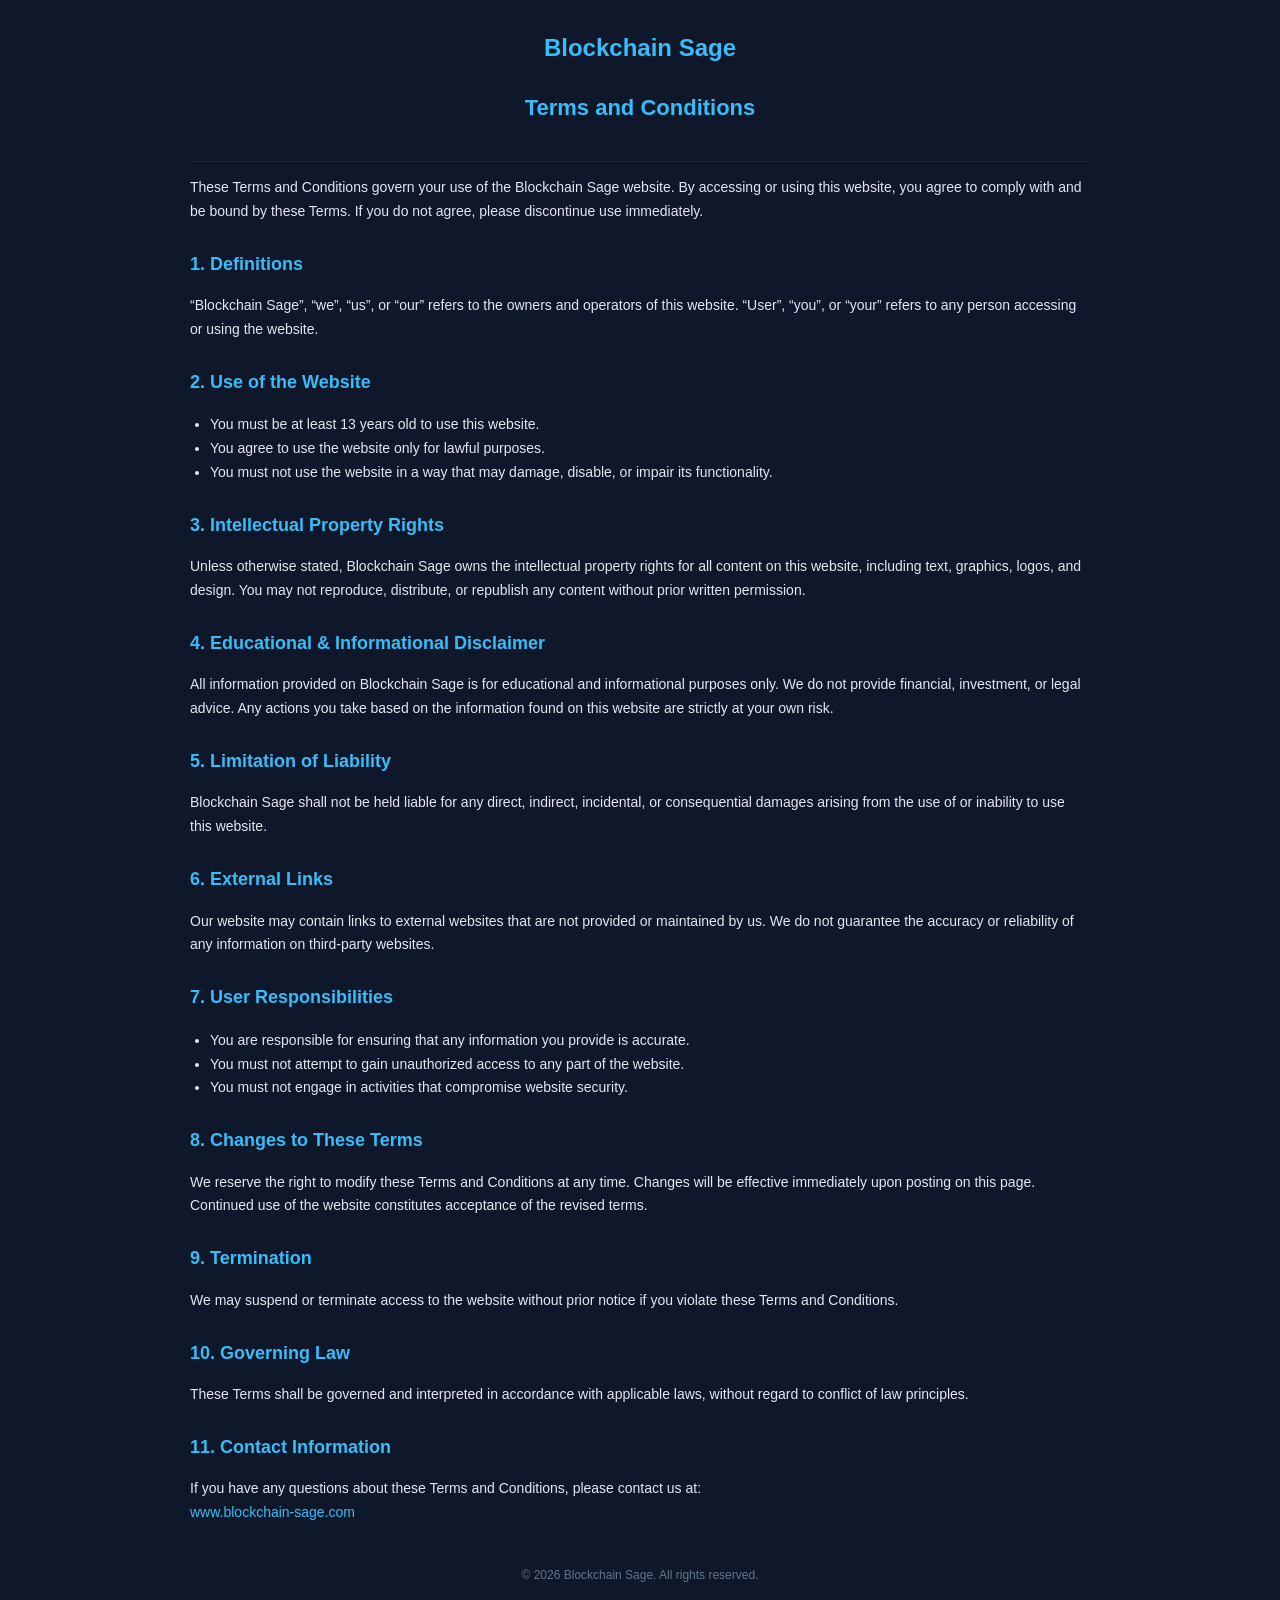
<file: terms.html>
<!DOCTYPE html>
<html lang="en">
<head>
    <meta charset="UTF-8">
    <meta name="viewport" content="width=device-width, initial-scale=1.0">
    <title>Terms & Conditions | Blockchain Sage</title>

    <style>
        body {
            font-family: 'Segoe UI', sans-serif;
            background-color: #0f172a;
            color: #f8fafc;
            padding: 20px;
            line-height: 1.7;
        }
        .container {
            max-width: 900px;
            margin: auto;
        }
        .header {
            text-align: center;
            padding-bottom: 20px;
            border-bottom: 1px solid #1e293b;
        }
        .logo {
            font-size: 24px;
            font-weight: bold;
            color: #38bdf8;
        }
        h1 {
            margin-top: 20px;
            font-size: 22px;
            color: #38bdf8;
        }
        h2 {
            margin-top: 25px;
            font-size: 18px;
            color: #38bdf8;
        }
        p, li {
            color: #e2e8f0;
            font-size: 14px;
        }
        ul {
            padding-left: 20px;
        }
        a {
            color: #38bdf8;
            text-decoration: none;
        }
        a:hover {
            text-decoration: underline;
        }
        .footer {
            margin-top: 40px;
            text-align: center;
            font-size: 12px;
            color: #64748b;
        }
    </style>
</head>

<body>
<div class="container">

    <div class="header">
        <div class="logo">Blockchain Sage</div>
        <h1>Terms and Conditions</h1>
    </div>

    <p>
        These Terms and Conditions govern your use of the Blockchain Sage website.
        By accessing or using this website, you agree to comply with and be bound
        by these Terms. If you do not agree, please discontinue use immediately.
    </p>

    <h2>1. Definitions</h2>
    <p>
        “Blockchain Sage”, “we”, “us”, or “our” refers to the owners and operators
        of this website. “User”, “you”, or “your” refers to any person accessing
        or using the website.
    </p>

    <h2>2. Use of the Website</h2>
    <ul>
        <li>You must be at least 13 years old to use this website.</li>
        <li>You agree to use the website only for lawful purposes.</li>
        <li>You must not use the website in a way that may damage, disable, or impair its functionality.</li>
    </ul>

    <h2>3. Intellectual Property Rights</h2>
    <p>
        Unless otherwise stated, Blockchain Sage owns the intellectual property
        rights for all content on this website, including text, graphics, logos,
        and design. You may not reproduce, distribute, or republish any content
        without prior written permission.
    </p>

    <h2>4. Educational & Informational Disclaimer</h2>
    <p>
        All information provided on Blockchain Sage is for educational and informational
        purposes only. We do not provide financial, investment, or legal advice.
        Any actions you take based on the information found on this website are
        strictly at your own risk.
    </p>

    <h2>5. Limitation of Liability</h2>
    <p>
        Blockchain Sage shall not be held liable for any direct, indirect, incidental,
        or consequential damages arising from the use of or inability to use this website.
    </p>

    <h2>6. External Links</h2>
    <p>
        Our website may contain links to external websites that are not provided
        or maintained by us. We do not guarantee the accuracy or reliability of
        any information on third-party websites.
    </p>

    <h2>7. User Responsibilities</h2>
    <ul>
        <li>You are responsible for ensuring that any information you provide is accurate.</li>
        <li>You must not attempt to gain unauthorized access to any part of the website.</li>
        <li>You must not engage in activities that compromise website security.</li>
    </ul>

    <h2>8. Changes to These Terms</h2>
    <p>
        We reserve the right to modify these Terms and Conditions at any time.
        Changes will be effective immediately upon posting on this page.
        Continued use of the website constitutes acceptance of the revised terms.
    </p>

    <h2>9. Termination</h2>
    <p>
        We may suspend or terminate access to the website without prior notice
        if you violate these Terms and Conditions.
    </p>

    <h2>10. Governing Law</h2>
    <p>
        These Terms shall be governed and interpreted in accordance with applicable
        laws, without regard to conflict of law principles.
    </p>

    <h2>11. Contact Information</h2>
    <p>
        If you have any questions about these Terms and Conditions, please contact us at:
        <br>
        <a href="https://www.blockchain-sage.com" target="_blank" rel="noopener noreferrer">
            www.blockchain-sage.com
        </a>
    </p>

    <div class="footer">
        &copy; 2026 Blockchain Sage. All rights reserved.
    </div>

</div>
</body>
</html>
</file>
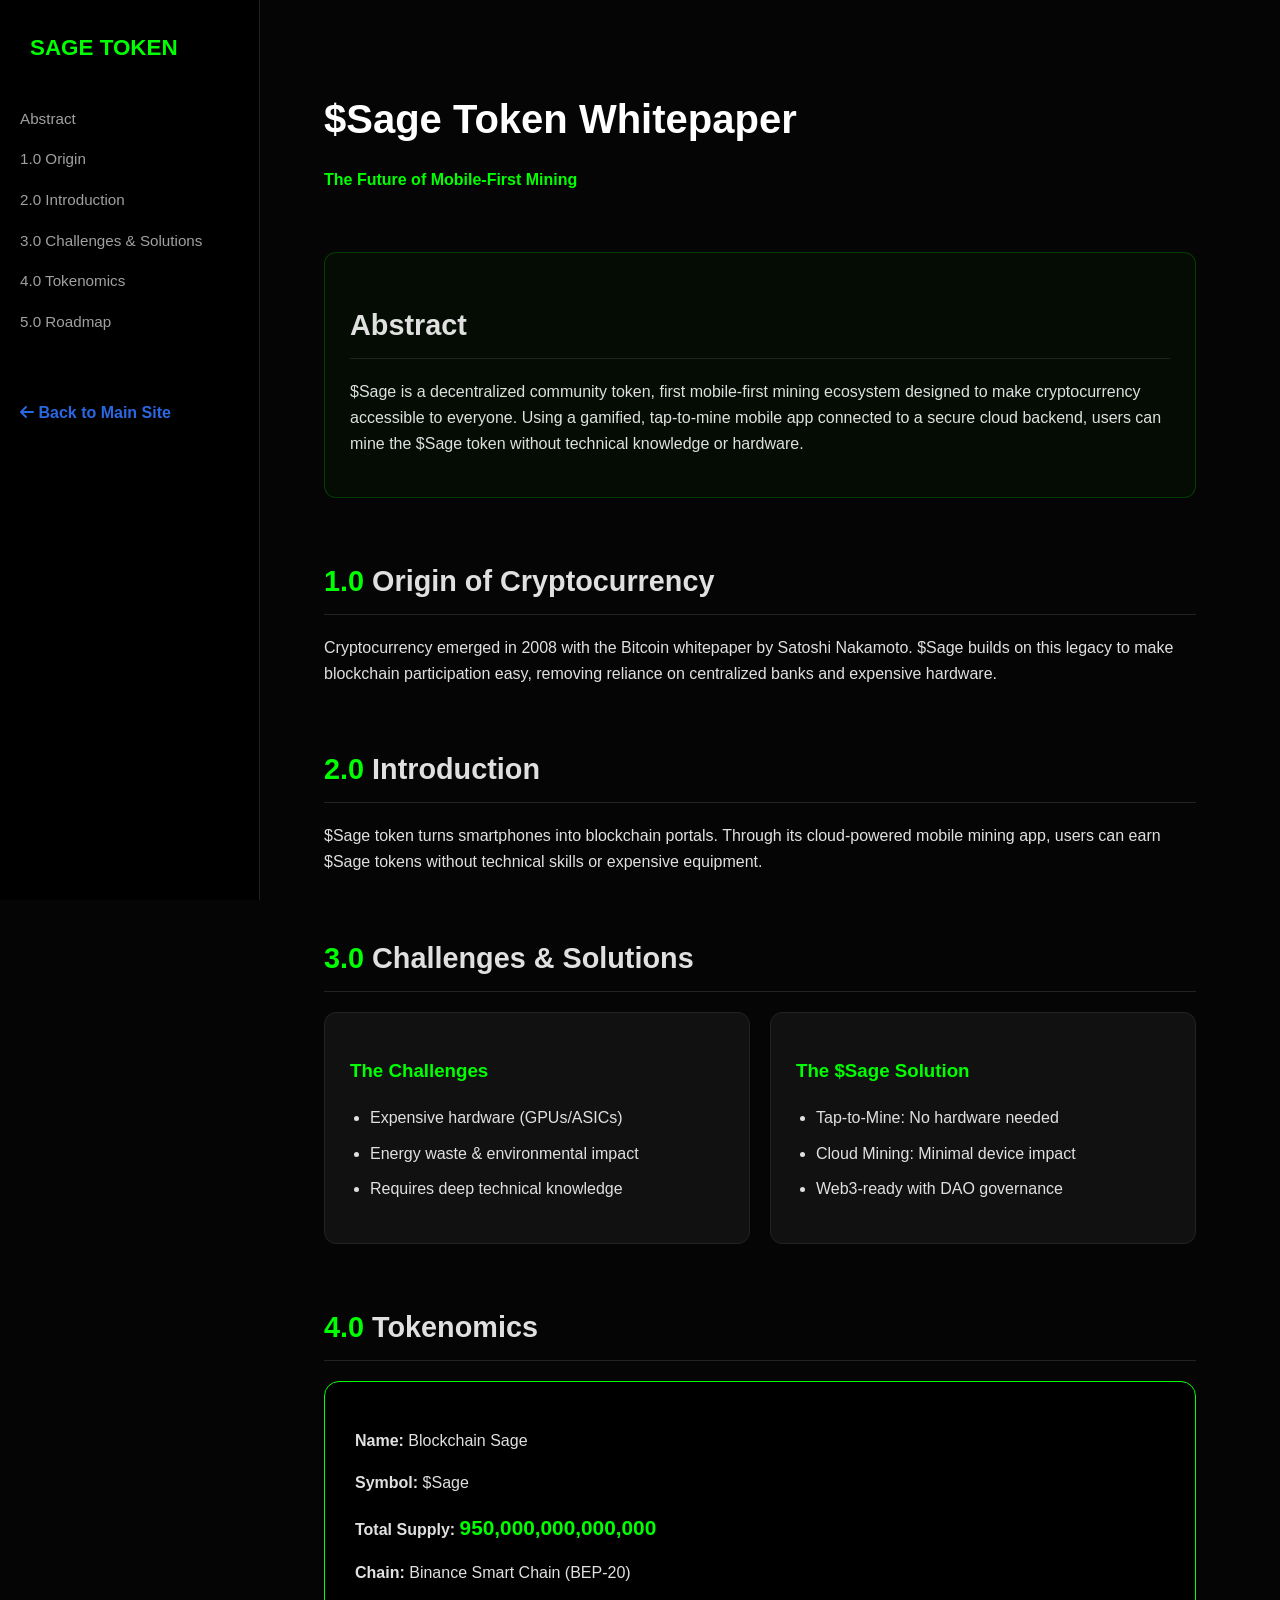
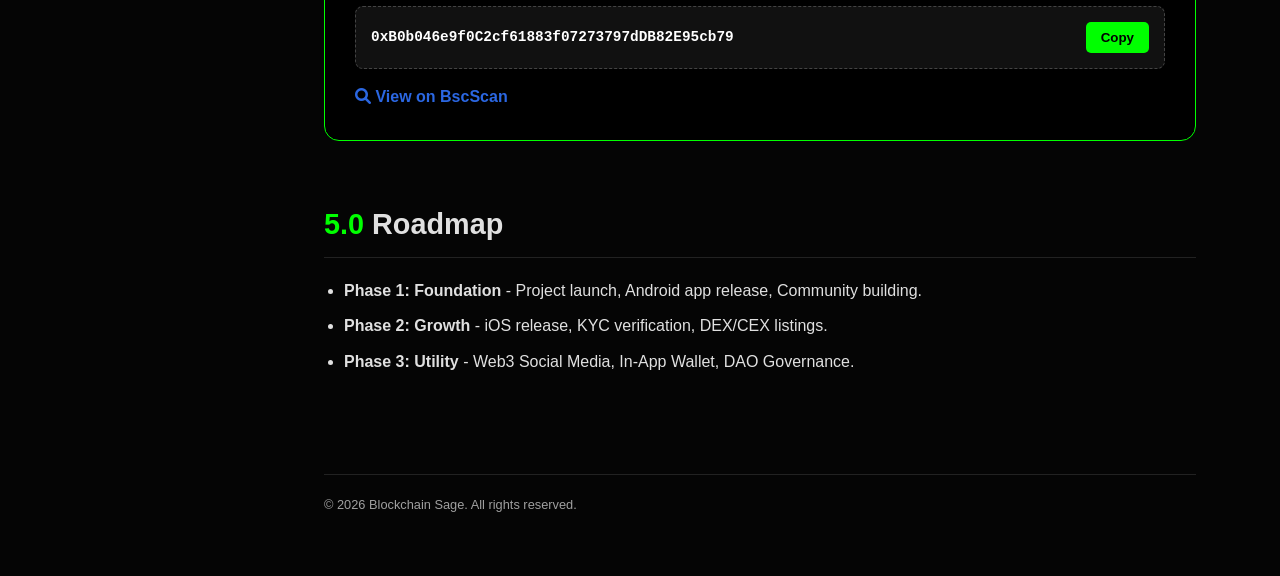
<file: whitepaper.html>
<!DOCTYPE html>
<html lang="en">
<head>
    <meta charset="UTF-8">
    <meta name="viewport" content="width=device-width, initial-scale=1.0">
    <title>Sage Token | Official Whitepaper</title>
    <link rel="stylesheet" href="https://cdnjs.cloudflare.com/ajax/libs/font-awesome/6.0.0/css/all.min.css">
    <style>
        /* === CSS STYLES === */
        :root {
            --bg-dark: #050505;
            --card-bg: #111;
            --sage-green: #00FF00;
            --text-main: #e0e0e0;
            --text-dim: #a0a0a0;
            --accent-blue: #2b67e2;
        }

        * { box-sizing: border-box; }

        body {
            margin: 0;
            font-family: 'Segoe UI', Arial, sans-serif;
            background-color: var(--bg-dark);
            color: var(--text-main);
            line-height: 1.6;
            overflow-x: hidden;
        }

        .container { display: flex; flex-wrap: wrap; }

        /* Sidebar */
        .sidebar {
            width: 260px;
            background: #000;
            border-right: 1px solid #222;
            min-height: 100vh;
            padding: 30px 20px;
            position: fixed;
        }

        .logo {
            color: var(--sage-green);
            font-weight: bold;
            font-size: 1.4rem;
            margin-bottom: 40px;
            display: flex;
            align-items: center;
            gap: 10px;
        }

        nav ul { list-style: none; padding: 0; text-align: left !important; }
        nav li { margin-bottom: 15px; }
        nav li a {
            color: var(--text-dim);
            text-decoration: none;
            transition: 0.3s;
            font-size: 0.95rem;
        }
        nav li a:hover { color: var(--sage-green); padding-left: 5px; }

        .back-btn {
            display: inline-block;
            margin-top: 50px;
            color: var(--accent-blue);
            text-decoration: none;
            font-weight: bold;
        }

        /* Content */
        .content {
            margin-left: 260px;
            flex: 1;
            padding: 60px 5%;
            max-width: 1000px;
        }

        .section { margin-bottom: 60px; }
        h1 { font-size: 2.5rem; color: #fff; margin-bottom: 10px; }
        h2 { font-size: 1.8rem; border-bottom: 1px solid #222; padding-bottom: 10px; margin-bottom: 20px; }
        .accent { color: var(--sage-green); }

        /* LIST ALIGNMENT FEATURE */
        ul {
            text-align: left;
            padding-left: 20px;
            list-style-position: outside;
        }
        li { text-align: left; margin-bottom: 10px; }

        /* Abstract Box */
        .abstract-box {
            background: rgba(0, 255, 0, 0.03);
            border: 1px solid rgba(0, 255, 0, 0.2);
            padding: 25px;
            border-radius: 12px;
        }

        /* Grid Cards */
        .grid { display: grid; grid-template-columns: repeat(auto-fit, minmax(280px, 1fr)); gap: 20px; }
        .card {
            background: var(--card-bg);
            padding: 25px;
            border-radius: 12px;
            border: 1px solid #222;
        }

        /* Tokenomics */
        .tokenomics-container {
            background: #000;
            border: 1px solid var(--sage-green);
            padding: 30px;
            border-radius: 15px;
            text-align: left;
        }
        .bold-green { color: var(--sage-green); font-weight: 900; font-size: 1.3rem; }

        .contract-wrapper {
            background: #111;
            padding: 15px;
            border-radius: 8px;
            display: flex;
            justify-content: space-between;
            align-items: center;
            margin-top: 20px;
            border: 1px dashed #444;
        }
        code { font-family: monospace; color: #fff; font-weight: bold; font-size: 0.9rem; word-break: break-all; }

        .copy-btn {
            background: var(--sage-green);
            color: #000;
            border: none;
            padding: 8px 15px;
            border-radius: 5px;
            font-weight: bold;
            cursor: pointer;
            margin-left: 10px;
        }

        .bsc-link {
            display: inline-block;
            margin-top: 15px;
            color: var(--accent-blue);
            text-decoration: none;
            font-weight: bold;
        }

        /* Responsive Mobile */
        @media (max-width: 850px) {
            .sidebar { width: 100%; height: auto; position: relative; border-right: none; border-bottom: 1px solid #222; }
            .content { margin-left: 0; padding: 30px 20px; }
            .container { flex-direction: column; }
        }
    </style>
</head>
<body>

    <div class="container">
        <aside class="sidebar">
            <div class="logo">
                <i class="images/logo.png"></i> SAGE TOKEN
            </div>
            <nav>
                <ul>
                    <li><a href="#abstract">Abstract</a></li>
                    <li><a href="#origin">1.0 Origin</a></li>
                    <li><a href="#intro">2.0 Introduction</a></li>
                    <li><a href="#solution">3.0 Challenges & Solutions</a></li>
                    <li><a href="#tokenomics">4.0 Tokenomics</a></li>
                    <li><a href="#roadmap">5.0 Roadmap</a></li>
                </ul>
            </nav>
            <a href="index.html" class="back-btn"><i class="fas fa-arrow-left"></i> Back to Main Site</a>
        </aside>

        <main class="content">
            <header class="section">
                <h1>$Sage Token Whitepaper</h1>
                <p style="color: var(--sage-green); font-weight: bold;">The Future of Mobile-First Mining</p>
            </header>

            <article id="abstract" class="section">
                <div class="abstract-box">
                    <h2>Abstract</h2>
                    <p>$Sage is a decentralized community token, first mobile-first mining ecosystem designed to make cryptocurrency accessible to everyone. Using a gamified, tap-to-mine mobile app connected to a secure cloud backend, users can mine the $Sage token without technical knowledge or hardware.</p>
                </div>
            </article>

            <article id="origin" class="section">
                <h2><span class="accent">1.0</span> Origin of Cryptocurrency</h2>
                <p>Cryptocurrency emerged in 2008 with the Bitcoin whitepaper by Satoshi Nakamoto. $Sage builds on this legacy to make blockchain participation easy, removing reliance on centralized banks and expensive hardware.</p>
            </article>

            <article id="intro" class="section">
                <h2><span class="accent">2.0</span> Introduction</h2>
                <p>$Sage token turns smartphones into blockchain portals. Through its cloud-powered mobile mining app, users can earn $Sage tokens without technical skills or expensive equipment.</p>
            </article>

            <article id="solution" class="section">
                <h2><span class="accent">3.0</span> Challenges & Solutions</h2>
                <div class="grid">
                    <div class="card">
                        <h3 class="accent">The Challenges</h3>
                        <ul>
                            <li>Expensive hardware (GPUs/ASICs)</li>
                            <li>Energy waste & environmental impact</li>
                            <li>Requires deep technical knowledge</li>
                        </ul>
                    </div>
                    <div class="card">
                        <h3 class="accent">The $Sage Solution</h3>
                        <ul>
                            <li>Tap-to-Mine: No hardware needed</li>
                            <li>Cloud Mining: Minimal device impact</li>
                            <li>Web3-ready with DAO governance</li>
                        </ul>
                    </div>
                </div>
            </article>

            <article id="tokenomics" class="section">
                <h2><span class="accent">4.0</span> Tokenomics</h2>
                <div class="tokenomics-container">
                    <p><strong>Name:</strong> Blockchain Sage</p>
                    <p><strong>Symbol:</strong> $Sage</p>
                    <p><strong>Total Supply:</strong> <span class="bold-green">950,000,000,000,000</span></p>
                    <p><strong>Chain:</strong> Binance Smart Chain (BEP-20)</p>
                    
                    <div class="contract-wrapper">
                        <code id="contract">0xB0b046e9f0C2cf61883f07273797dDB82E95cb79</code>
                        <button class="copy-btn" onclick="copyContract()">Copy</button>
                    </div>
                    
                    <a href="https://bscscan.com/token/0xB0b046e9f0C2cf61883f07273797dDB82E95cb79" target="_blank" class="bsc-link">
                        <i class="fas fa-search"></i> View on BscScan
                    </a>
                </div>
            </article>

            <article id="roadmap" class="section">
                <h2><span class="accent">5.0</span> Roadmap</h2>
                <ul>
                    <li><strong>Phase 1: Foundation</strong> - Project launch, Android app release, Community building.</li>
                    <li><strong>Phase 2: Growth</strong> - iOS release, KYC verification, DEX/CEX listings.</li>
                    <li><strong>Phase 3: Utility</strong> - Web3 Social Media, In-App Wallet, DAO Governance.</li>
                </ul>
            </article>

            <footer style="margin-top: 100px; padding-top: 20px; border-top: 1px solid #222; font-size: 0.8rem; color: var(--text-dim);">
                © 2026 Blockchain Sage. All rights reserved.
            </footer>
        </main>
    </div>

    <script>
        function copyContract() {
            const contractAddr = document.getElementById("contract").innerText;
            navigator.clipboard.writeText(contractAddr).then(() => {
                const btn = document.querySelector(".copy-btn");
                btn.innerText = "Copied!";
                btn.style.background = "#fff";
                setTimeout(() => {
                    btn.innerText = "Copy";
                    btn.style.background = "#00FF00";
                }, 2000);
            });
        }

        // Smooth Scrolling for nav links
        document.querySelectorAll('.sidebar a').forEach(anchor => {
            anchor.addEventListener('click', function(e) {
                if(this.getAttribute('href').startsWith('#')) {
                    e.preventDefault();
                    document.querySelector(this.getAttribute('href')).scrollIntoView({
                        behavior: 'smooth'
                    });
                }
            });
        });
    </script>
</body>
</html>
</file>
